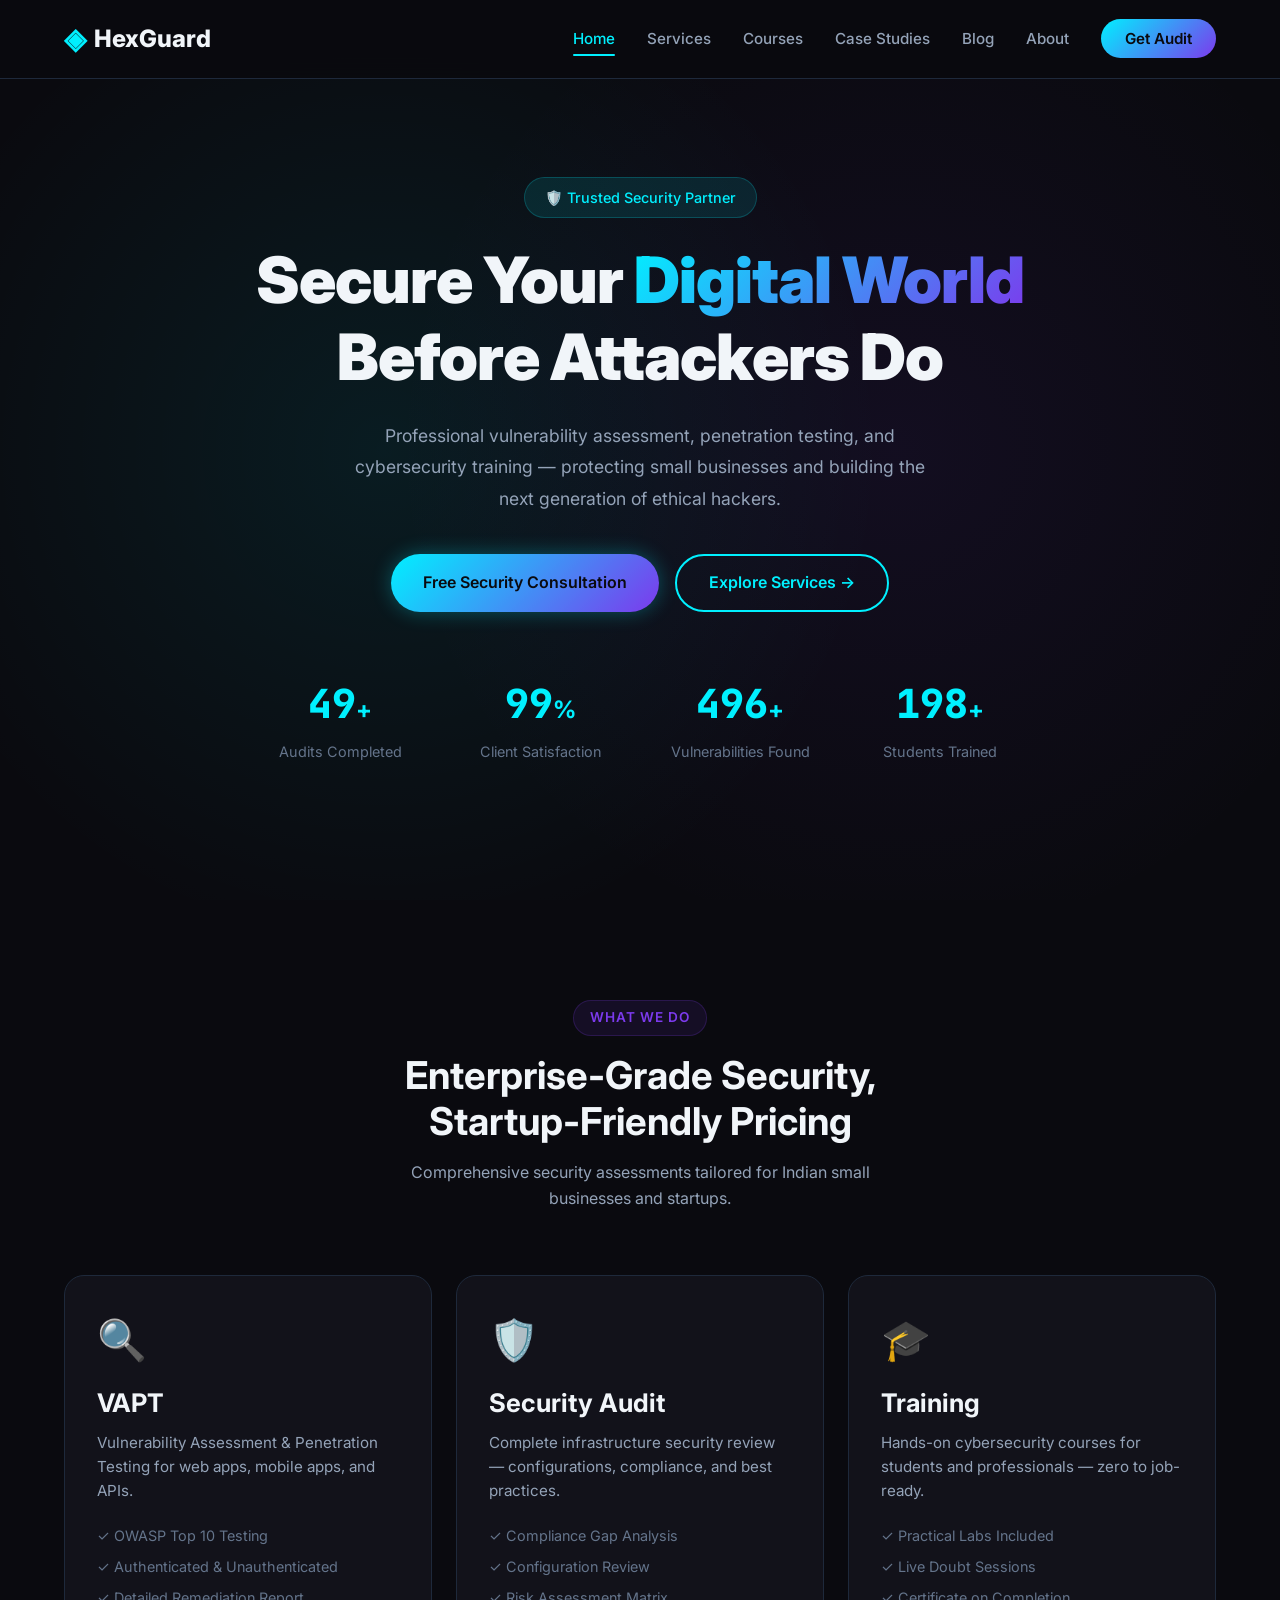
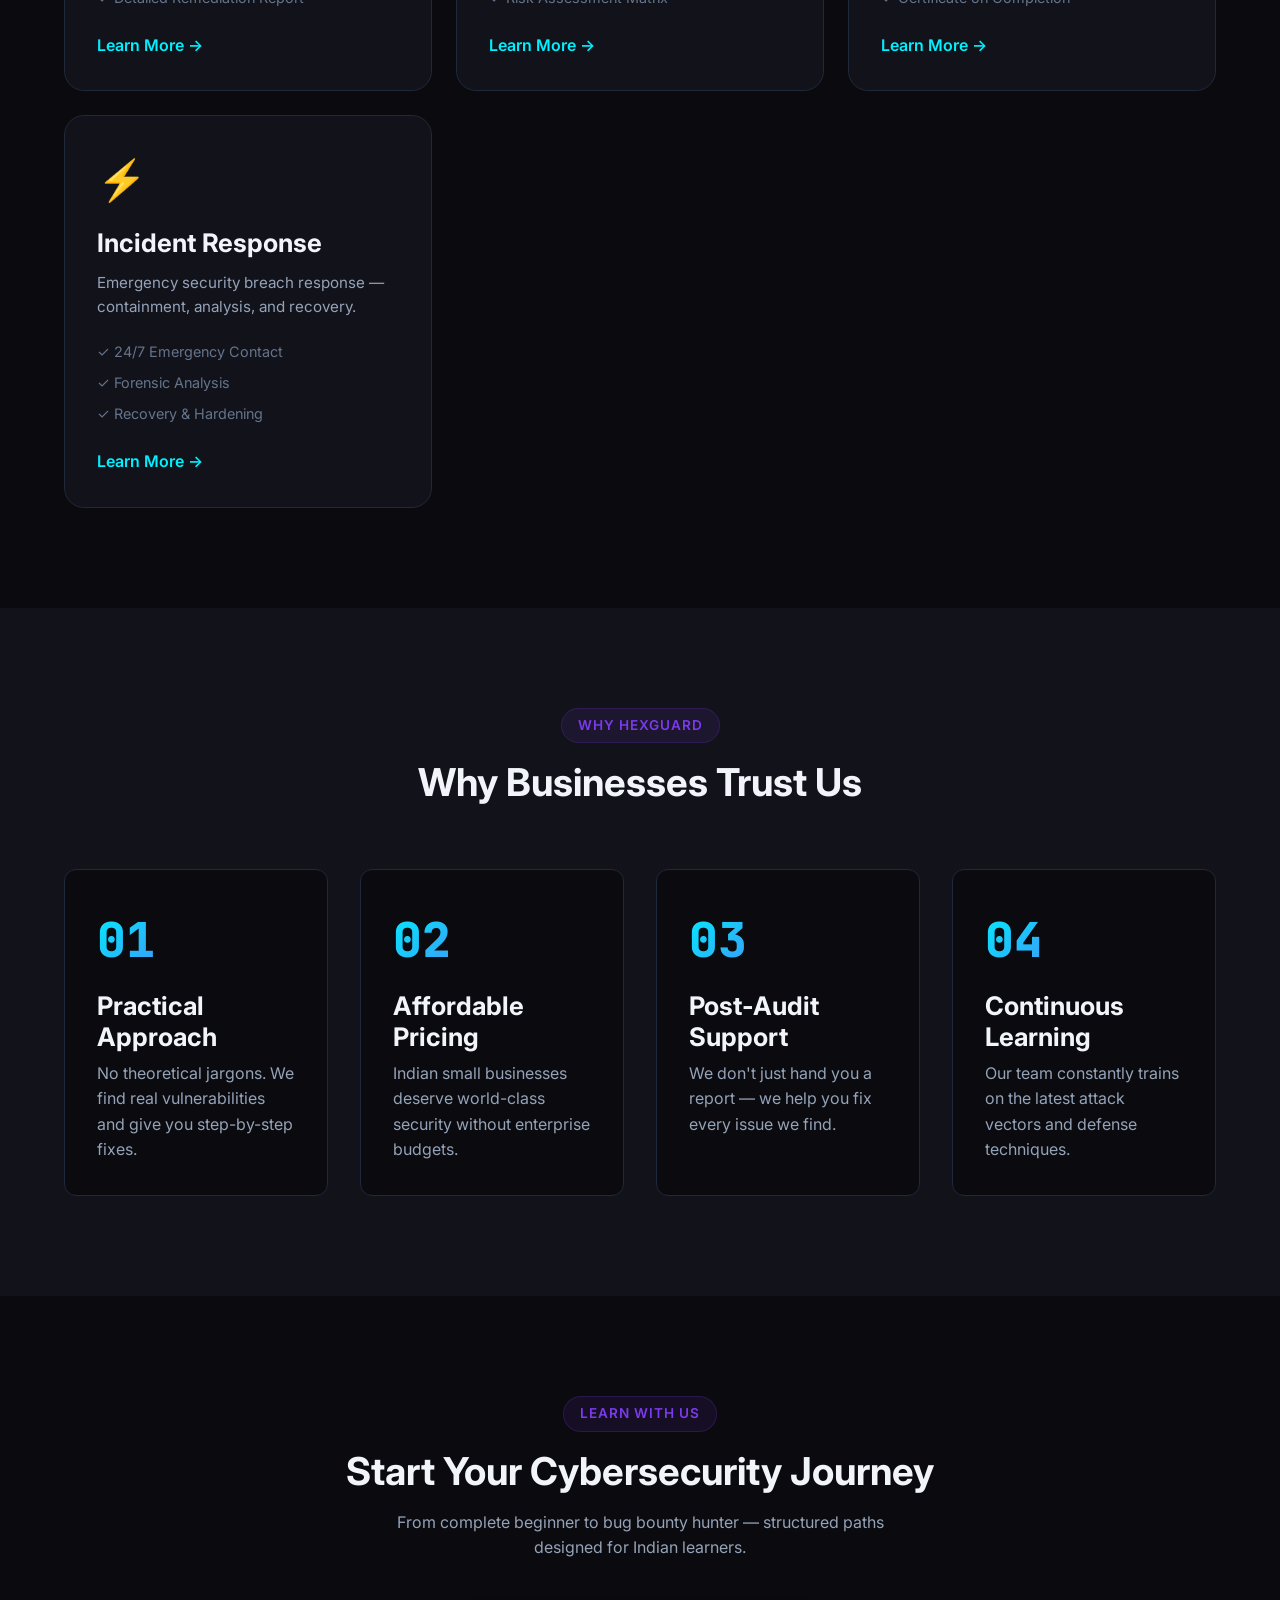
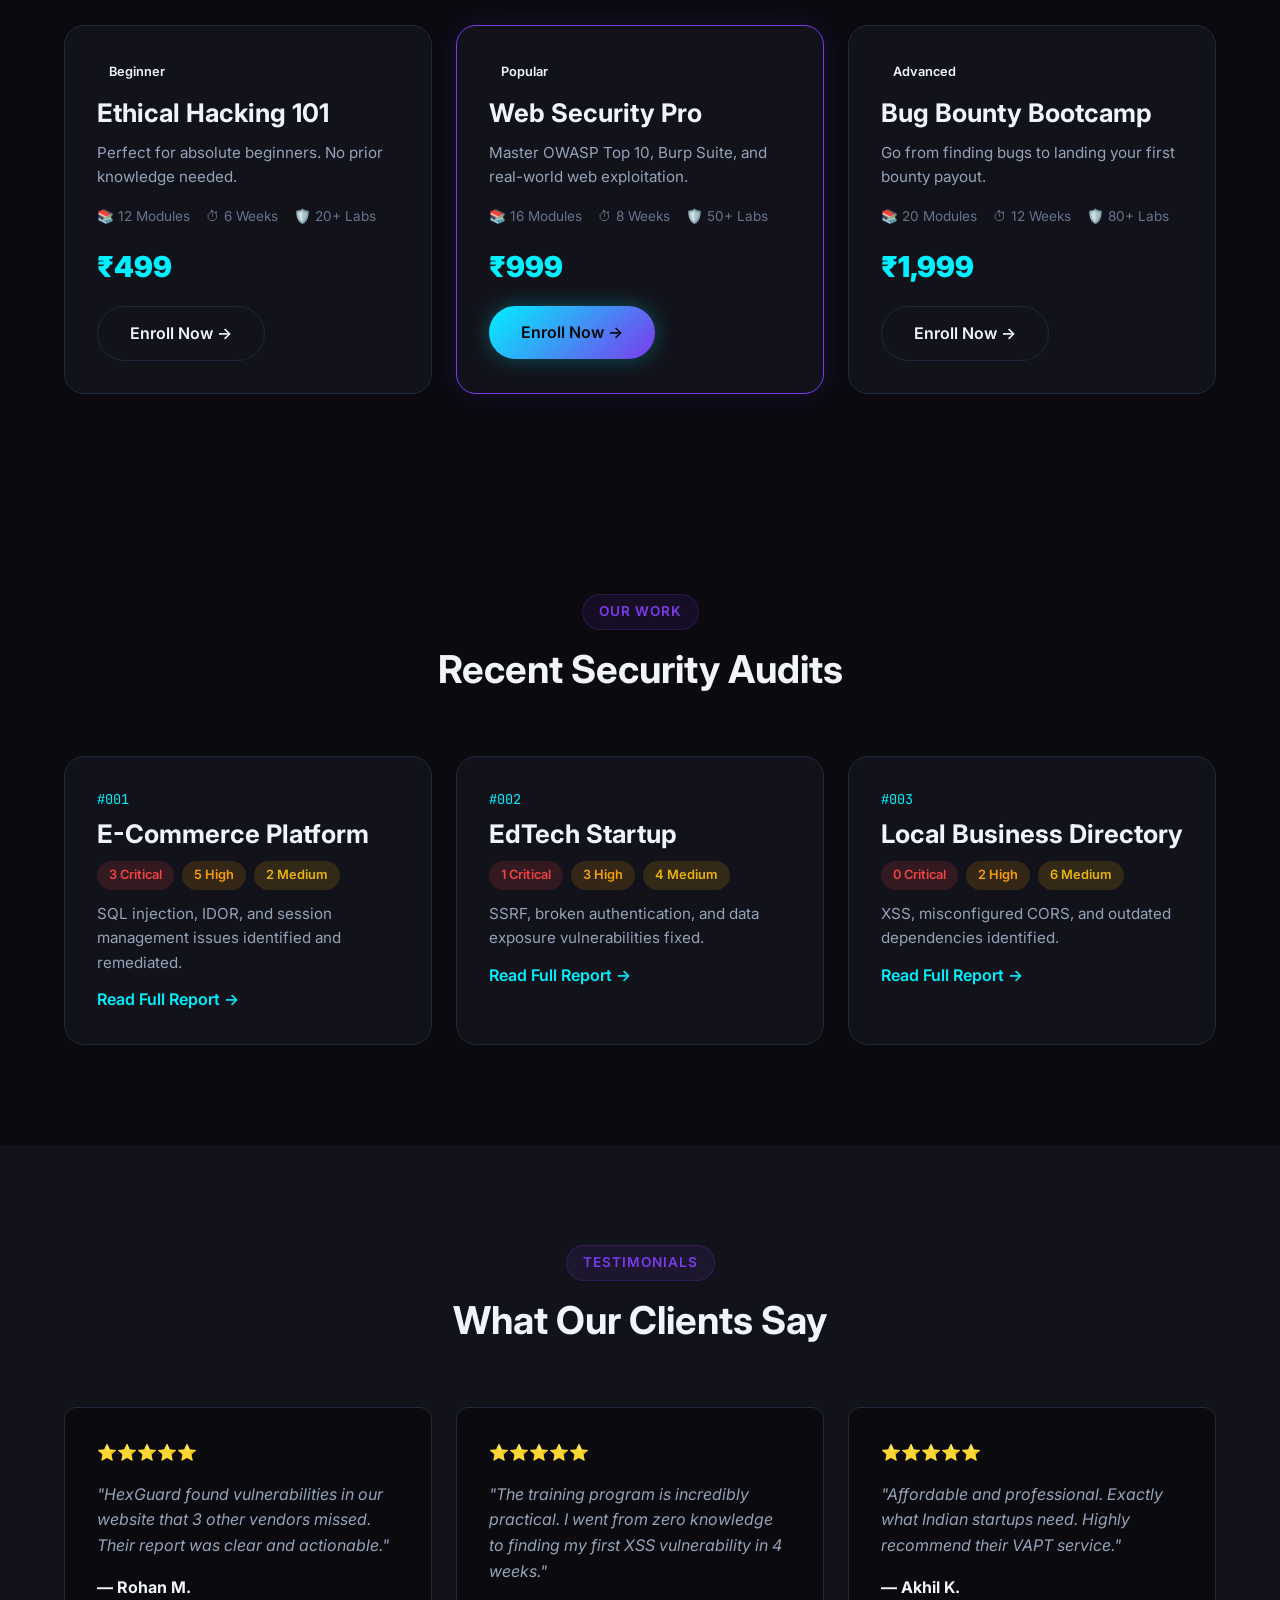
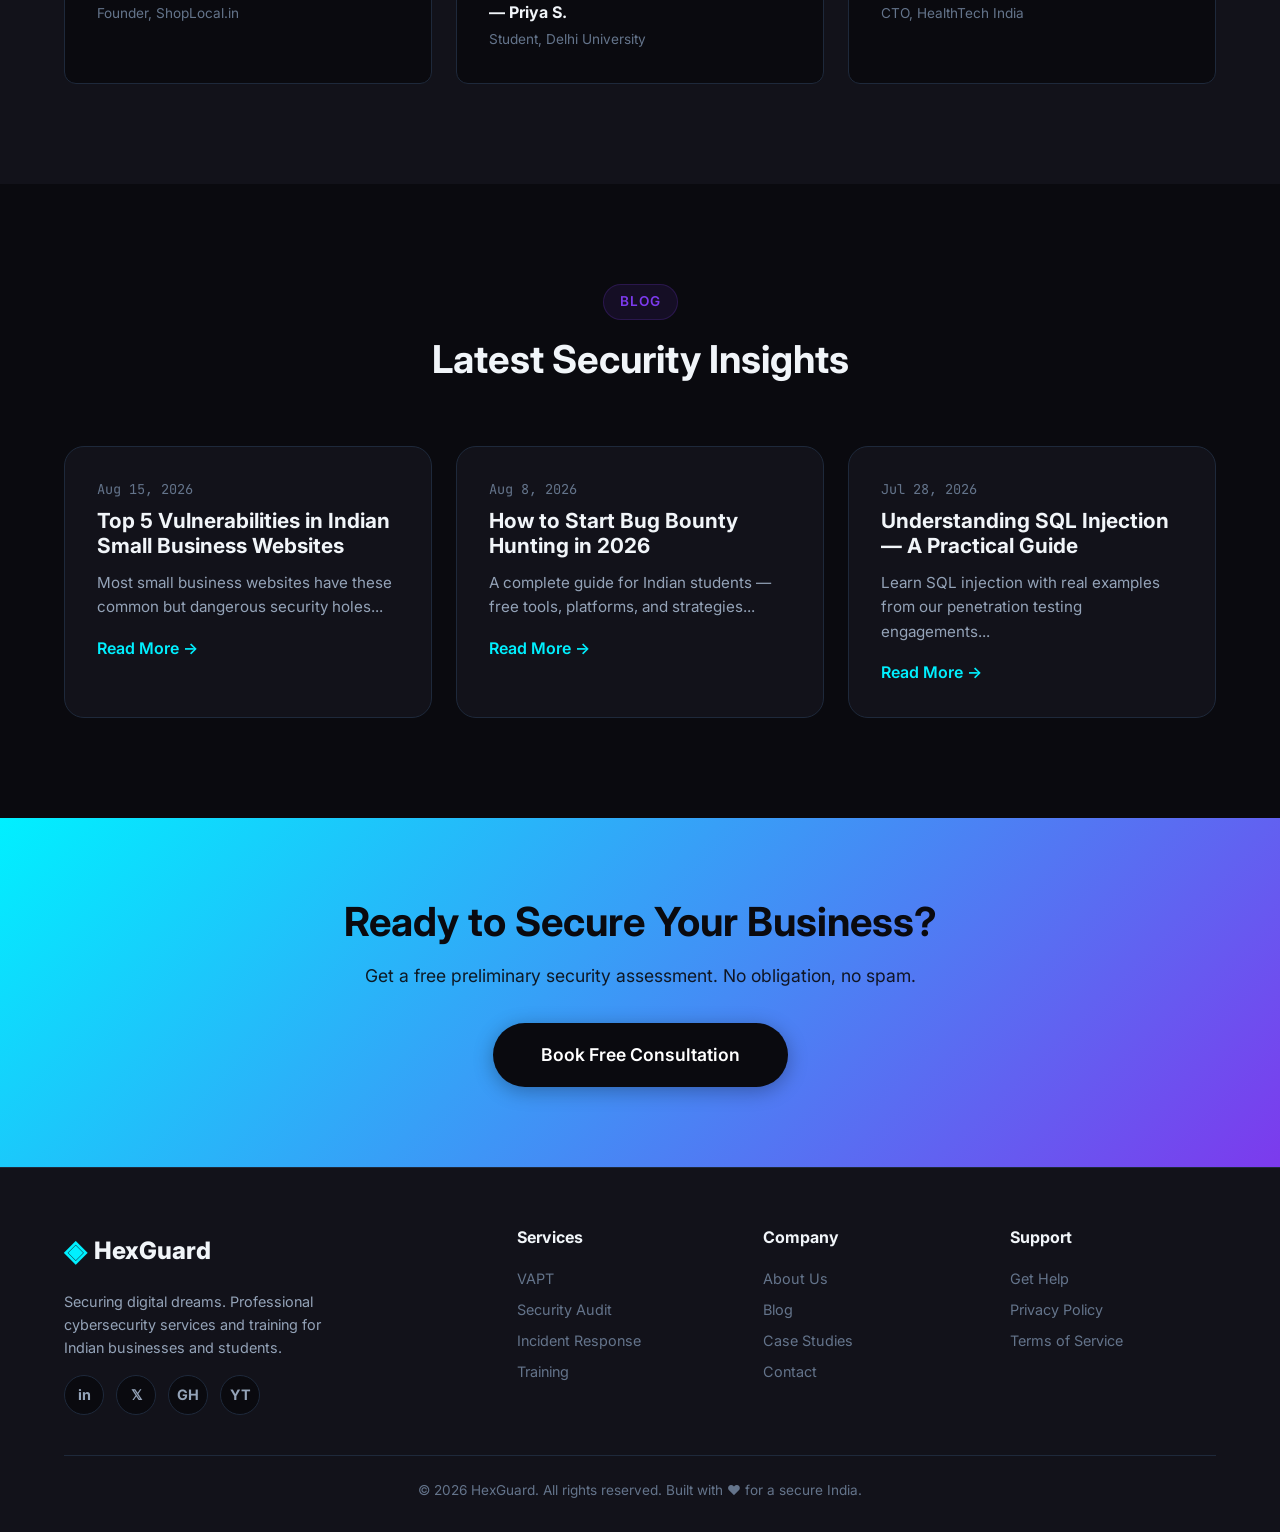
<file: index.html>
<!DOCTYPE html>
<html lang="en">
<head>
    <meta charset="UTF-8">
    <meta name="viewport" content="width=device-width, initial-scale=1.0">
    <meta name="description" content="HexGuard — Professional Cybersecurity Services. Penetration Testing, VAPT, Security Audits, and Training.">
    <title>HexGuard — Securing Your Digital World</title>
    <link rel="icon" type="image/png" href="data:image/svg+xml,<svg xmlns='http://www.w3.org/2000/svg' viewBox='0 0 100 100'><text y='.9em' font-size='90'>🛡️</text></svg>">
    <link rel="stylesheet" href="css/style.css">
    <link href="https://fonts.googleapis.com/css2?family=Inter:wght@400;500;600;700;800;900&family=JetBrains+Mono:wght@400;500;600&display=swap" rel="stylesheet">
</head>
<body>
    <!-- ====== NAVIGATION ====== -->
    <nav class="navbar">
        <div class="container nav-container">
            <a href="index.html" class="logo">
                <span class="logo-hex">◈</span> HexGuard
            </a>
            <div class="nav-toggle" id="navToggle">
                <span></span><span></span><span></span>
            </div>
            <ul class="nav-links" id="navLinks">
                <li><a href="index.html" class="active">Home</a></li>
                <li><a href="services.html">Services</a></li>
                <li><a href="courses.html">Courses</a></li>
                <li><a href="case-studies.html">Case Studies</a></li>
                <li><a href="blog.html">Blog</a></li>
                <li><a href="about.html">About</a></li>
                <li><a href="contact.html" class="nav-cta">Get Audit</a></li>
            </ul>
        </div>
    </nav>

    <!-- ====== HERO SECTION ====== -->
    <section class="hero">
        <div class="hero-bg"></div>
        <div class="container hero-content">
            <div class="hero-badge">🛡️ Trusted Security Partner</div>
            <h1 class="hero-title">
                Secure Your <span class="gradient-text">Digital World</span><br>
                Before Attackers Do
            </h1>
            <p class="hero-subtitle">
                Professional vulnerability assessment, penetration testing, and cybersecurity training — 
                protecting small businesses and building the next generation of ethical hackers.
            </p>
            <div class="hero-actions">
                <a href="contact.html" class="btn btn-primary">Free Security Consultation</a>
                <a href="services.html" class="btn btn-outline">Explore Services →</a>
            </div>
            <div class="hero-stats">
                <div class="stat-item">
                    <span class="stat-number" data-target="50">0</span><span class="stat-plus">+</span>
                    <p>Audits Completed</p>
                </div>
                <div class="stat-item">
                    <span class="stat-number" data-target="100">0</span><span class="stat-percent">%</span>
                    <p>Client Satisfaction</p>
                </div>
                <div class="stat-item">
                    <span class="stat-number" data-target="500">0</span><span class="stat-plus">+</span>
                    <p>Vulnerabilities Found</p>
                </div>
                <div class="stat-item">
                    <span class="stat-number" data-target="200">0</span><span class="stat-plus">+</span>
                    <p>Students Trained</p>
                </div>
            </div>
        </div>
    </section>

    <!-- ====== SERVICES OVERVIEW ====== -->
    <section class="section" id="services">
        <div class="container">
            <div class="section-header">
                <span class="section-tag">What We Do</span>
                <h2>Enterprise-Grade Security,<br>Startup-Friendly Pricing</h2>
                <p>Comprehensive security assessments tailored for Indian small businesses and startups.</p>
            </div>
            <div class="services-grid">
                <div class="service-card" data-aos="fade-up">
                    <div class="service-icon">🔍</div>
                    <h3>VAPT</h3>
                    <p>Vulnerability Assessment & Penetration Testing for web apps, mobile apps, and APIs.</p>
                    <ul class="service-features">
                        <li>✓ OWASP Top 10 Testing</li>
                        <li>✓ Authenticated & Unauthenticated</li>
                        <li>✓ Detailed Remediation Report</li>
                    </ul>
                    <a href="services.html" class="service-link">Learn More →</a>
                </div>
                <div class="service-card" data-aos="fade-up" data-aos-delay="100">
                    <div class="service-icon">🛡️</div>
                    <h3>Security Audit</h3>
                    <p>Complete infrastructure security review — configurations, compliance, and best practices.</p>
                    <ul class="service-features">
                        <li>✓ Compliance Gap Analysis</li>
                        <li>✓ Configuration Review</li>
                        <li>✓ Risk Assessment Matrix</li>
                    </ul>
                    <a href="services.html" class="service-link">Learn More →</a>
                </div>
                <div class="service-card" data-aos="fade-up" data-aos-delay="200">
                    <div class="service-icon">🎓</div>
                    <h3>Training</h3>
                    <p>Hands-on cybersecurity courses for students and professionals — zero to job-ready.</p>
                    <ul class="service-features">
                        <li>✓ Practical Labs Included</li>
                        <li>✓ Live Doubt Sessions</li>
                        <li>✓ Certificate on Completion</li>
                    </ul>
                    <a href="courses.html" class="service-link">Learn More →</a>
                </div>
                <div class="service-card" data-aos="fade-up" data-aos-delay="300">
                    <div class="service-icon">⚡</div>
                    <h3>Incident Response</h3>
                    <p>Emergency security breach response — containment, analysis, and recovery.</p>
                    <ul class="service-features">
                        <li>✓ 24/7 Emergency Contact</li>
                        <li>✓ Forensic Analysis</li>
                        <li>✓ Recovery & Hardening</li>
                    </ul>
                    <a href="services.html" class="service-link">Learn More →</a>
                </div>
            </div>
        </div>
    </section>

    <!-- ====== WHY HEXGUARD ====== -->
    <section class="section why-section">
        <div class="container">
            <div class="section-header">
                <span class="section-tag">Why HexGuard</span>
                <h2>Why Businesses Trust Us</h2>
            </div>
            <div class="why-grid">
                <div class="why-item">
                    <span class="why-number">01</span>
                    <h3>Practical Approach</h3>
                    <p>No theoretical jargons. We find real vulnerabilities and give you step-by-step fixes.</p>
                </div>
                <div class="why-item">
                    <span class="why-number">02</span>
                    <h3>Affordable Pricing</h3>
                    <p>Indian small businesses deserve world-class security without enterprise budgets.</p>
                </div>
                <div class="why-item">
                    <span class="why-number">03</span>
                    <h3>Post-Audit Support</h3>
                    <p>We don't just hand you a report — we help you fix every issue we find.</p>
                </div>
                <div class="why-item">
                    <span class="why-number">04</span>
                    <h3>Continuous Learning</h3>
                    <p>Our team constantly trains on the latest attack vectors and defense techniques.</p>
                </div>
            </div>
        </div>
    </section>

    <!-- ====== COURSES PREVIEW ====== -->
    <section class="section courses-preview">
        <div class="container">
            <div class="section-header">
                <span class="section-tag">Learn With Us</span>
                <h2>Start Your Cybersecurity Journey</h2>
                <p>From complete beginner to bug bounty hunter — structured paths designed for Indian learners.</p>
            </div>
            <div class="courses-grid">
                <div class="course-card">
                    <div class="course-badge">Beginner</div>
                    <h3>Ethical Hacking 101</h3>
                    <p>Perfect for absolute beginners. No prior knowledge needed.</p>
                    <div class="course-meta">
                        <span>📚 12 Modules</span>
                        <span>⏱ 6 Weeks</span>
                        <span>🛡️ 20+ Labs</span>
                    </div>
                    <div class="course-price">₹499</div>
                    <a href="courses.html" class="btn btn-secondary">Enroll Now →</a>
                </div>
                <div class="course-card featured">
                    <div class="course-badge">Popular</div>
                    <h3>Web Security Pro</h3>
                    <p>Master OWASP Top 10, Burp Suite, and real-world web exploitation.</p>
                    <div class="course-meta">
                        <span>📚 16 Modules</span>
                        <span>⏱ 8 Weeks</span>
                        <span>🛡️ 50+ Labs</span>
                    </div>
                    <div class="course-price">₹999</div>
                    <a href="courses.html" class="btn btn-primary">Enroll Now →</a>
                </div>
                <div class="course-card">
                    <div class="course-badge">Advanced</div>
                    <h3>Bug Bounty Bootcamp</h3>
                    <p>Go from finding bugs to landing your first bounty payout.</p>
                    <div class="course-meta">
                        <span>📚 20 Modules</span>
                        <span>⏱ 12 Weeks</span>
                        <span>🛡️ 80+ Labs</span>
                    </div>
                    <div class="course-price">₹1,999</div>
                    <a href="courses.html" class="btn btn-secondary">Enroll Now →</a>
                </div>
            </div>
        </div>
    </section>

    <!-- ====== CASE STUDIES ====== -->
    <section class="section case-preview">
        <div class="container">
            <div class="section-header">
                <span class="section-tag">Our Work</span>
                <h2>Recent Security Audits</h2>
            </div>
            <div class="case-grid">
                <div class="case-card">
                    <div class="case-number">#001</div>
                    <h3>E-Commerce Platform</h3>
                    <div class="case-findings">
                        <span class="finding critical">3 Critical</span>
                        <span class="finding high">5 High</span>
                        <span class="finding medium">2 Medium</span>
                    </div>
                    <p>SQL injection, IDOR, and session management issues identified and remediated.</p>
                    <a href="case-studies.html" class="case-link">Read Full Report →</a>
                </div>
                <div class="case-card">
                    <div class="case-number">#002</div>
                    <h3>EdTech Startup</h3>
                    <div class="case-findings">
                        <span class="finding critical">1 Critical</span>
                        <span class="finding high">3 High</span>
                        <span class="finding medium">4 Medium</span>
                    </div>
                    <p>SSRF, broken authentication, and data exposure vulnerabilities fixed.</p>
                    <a href="case-studies.html" class="case-link">Read Full Report →</a>
                </div>
                <div class="case-card">
                    <div class="case-number">#003</div>
                    <h3>Local Business Directory</h3>
                    <div class="case-findings">
                        <span class="finding critical">0 Critical</span>
                        <span class="finding high">2 High</span>
                        <span class="finding medium">6 Medium</span>
                    </div>
                    <p>XSS, misconfigured CORS, and outdated dependencies identified.</p>
                    <a href="case-studies.html" class="case-link">Read Full Report →</a>
                </div>
            </div>
        </div>
    </section>

    <!-- ====== TESTIMONIALS ====== -->
    <section class="section testimonials">
        <div class="container">
            <div class="section-header">
                <span class="section-tag">Testimonials</span>
                <h2>What Our Clients Say</h2>
            </div>
            <div class="testimonial-slider">
                <div class="testimonial-card">
                    <div class="testimonial-stars">⭐⭐⭐⭐⭐</div>
                    <p>"HexGuard found vulnerabilities in our website that 3 other vendors missed. Their report was clear and actionable."</p>
                    <div class="testimonial-author">
                        <strong>— Rohan M.</strong>
                        <span>Founder, ShopLocal.in</span>
                    </div>
                </div>
                <div class="testimonial-card">
                    <div class="testimonial-stars">⭐⭐⭐⭐⭐</div>
                    <p>"The training program is incredibly practical. I went from zero knowledge to finding my first XSS vulnerability in 4 weeks."</p>
                    <div class="testimonial-author">
                        <strong>— Priya S.</strong>
                        <span>Student, Delhi University</span>
                    </div>
                </div>
                <div class="testimonial-card">
                    <div class="testimonial-stars">⭐⭐⭐⭐⭐</div>
                    <p>"Affordable and professional. Exactly what Indian startups need. Highly recommend their VAPT service."</p>
                    <div class="testimonial-author">
                        <strong>— Akhil K.</strong>
                        <span>CTO, HealthTech India</span>
                    </div>
                </div>
            </div>
        </div>
    </section>

    <!-- ====== BLOG PREVIEW ====== -->
    <section class="section blog-preview">
        <div class="container">
            <div class="section-header">
                <span class="section-tag">Blog</span>
                <h2>Latest Security Insights</h2>
            </div>
            <div class="blog-grid">
                <article class="blog-card">
                    <div class="blog-date">Aug 15, 2026</div>
                    <h3>Top 5 Vulnerabilities in Indian Small Business Websites</h3>
                    <p>Most small business websites have these common but dangerous security holes...</p>
                    <a href="blog-post.html" class="blog-read">Read More →</a>
                </article>
                <article class="blog-card">
                    <div class="blog-date">Aug 8, 2026</div>
                    <h3>How to Start Bug Bounty Hunting in 2026</h3>
                    <p>A complete guide for Indian students — free tools, platforms, and strategies...</p>
                    <a href="blog-post.html" class="blog-read">Read More →</a>
                </article>
                <article class="blog-card">
                    <div class="blog-date">Jul 28, 2026</div>
                    <h3>Understanding SQL Injection — A Practical Guide</h3>
                    <p>Learn SQL injection with real examples from our penetration testing engagements...</p>
                    <a href="blog-post.html" class="blog-read">Read More →</a>
                </article>
            </div>
        </div>
    </section>

    <!-- ====== CTA SECTION ====== -->
    <section class="section cta-section">
        <div class="container">
            <div class="cta-content">
                <h2>Ready to Secure Your Business?</h2>
                <p>Get a free preliminary security assessment. No obligation, no spam.</p>
                <a href="contact.html" class="btn btn-primary btn-large">Book Free Consultation</a>
            </div>
        </div>
    </section>

    <!-- ====== FOOTER ====== -->
    <footer class="footer">
        <div class="container">
            <div class="footer-grid">
                <div class="footer-about">
                    <div class="logo">
                        <span class="logo-hex">◈</span> HexGuard
                    </div>
                    <p>Securing digital dreams. Professional cybersecurity services and training for Indian businesses and students.</p>
                    <div class="footer-social">
                        <a href="#" aria-label="LinkedIn">in</a>
                        <a href="#" aria-label="Twitter">𝕏</a>
                        <a href="#" aria-label="GitHub">GH</a>
                        <a href="#" aria-label="YouTube">YT</a>
                    </div>
                </div>
                <div class="footer-links">
                    <h4>Services</h4>
                    <a href="services.html">VAPT</a>
                    <a href="services.html">Security Audit</a>
                    <a href="services.html">Incident Response</a>
                    <a href="courses.html">Training</a>
                </div>
                <div class="footer-links">
                    <h4>Company</h4>
                    <a href="about.html">About Us</a>
                    <a href="blog.html">Blog</a>
                    <a href="case-studies.html">Case Studies</a>
                    <a href="contact.html">Contact</a>
                </div>
                <div class="footer-links">
                    <h4>Support</h4>
                    <a href="contact.html">Get Help</a>
                    <a href="#">Privacy Policy</a>
                    <a href="#">Terms of Service</a>
                </div>
            </div>
            <div class="footer-bottom">
                <p>&copy; 2026 HexGuard. All rights reserved. Built with ❤️ for a secure India.</p>
            </div>
        </div>
    </footer>

    <script src="js/main.js"></script>
</body>
</html>
</file>
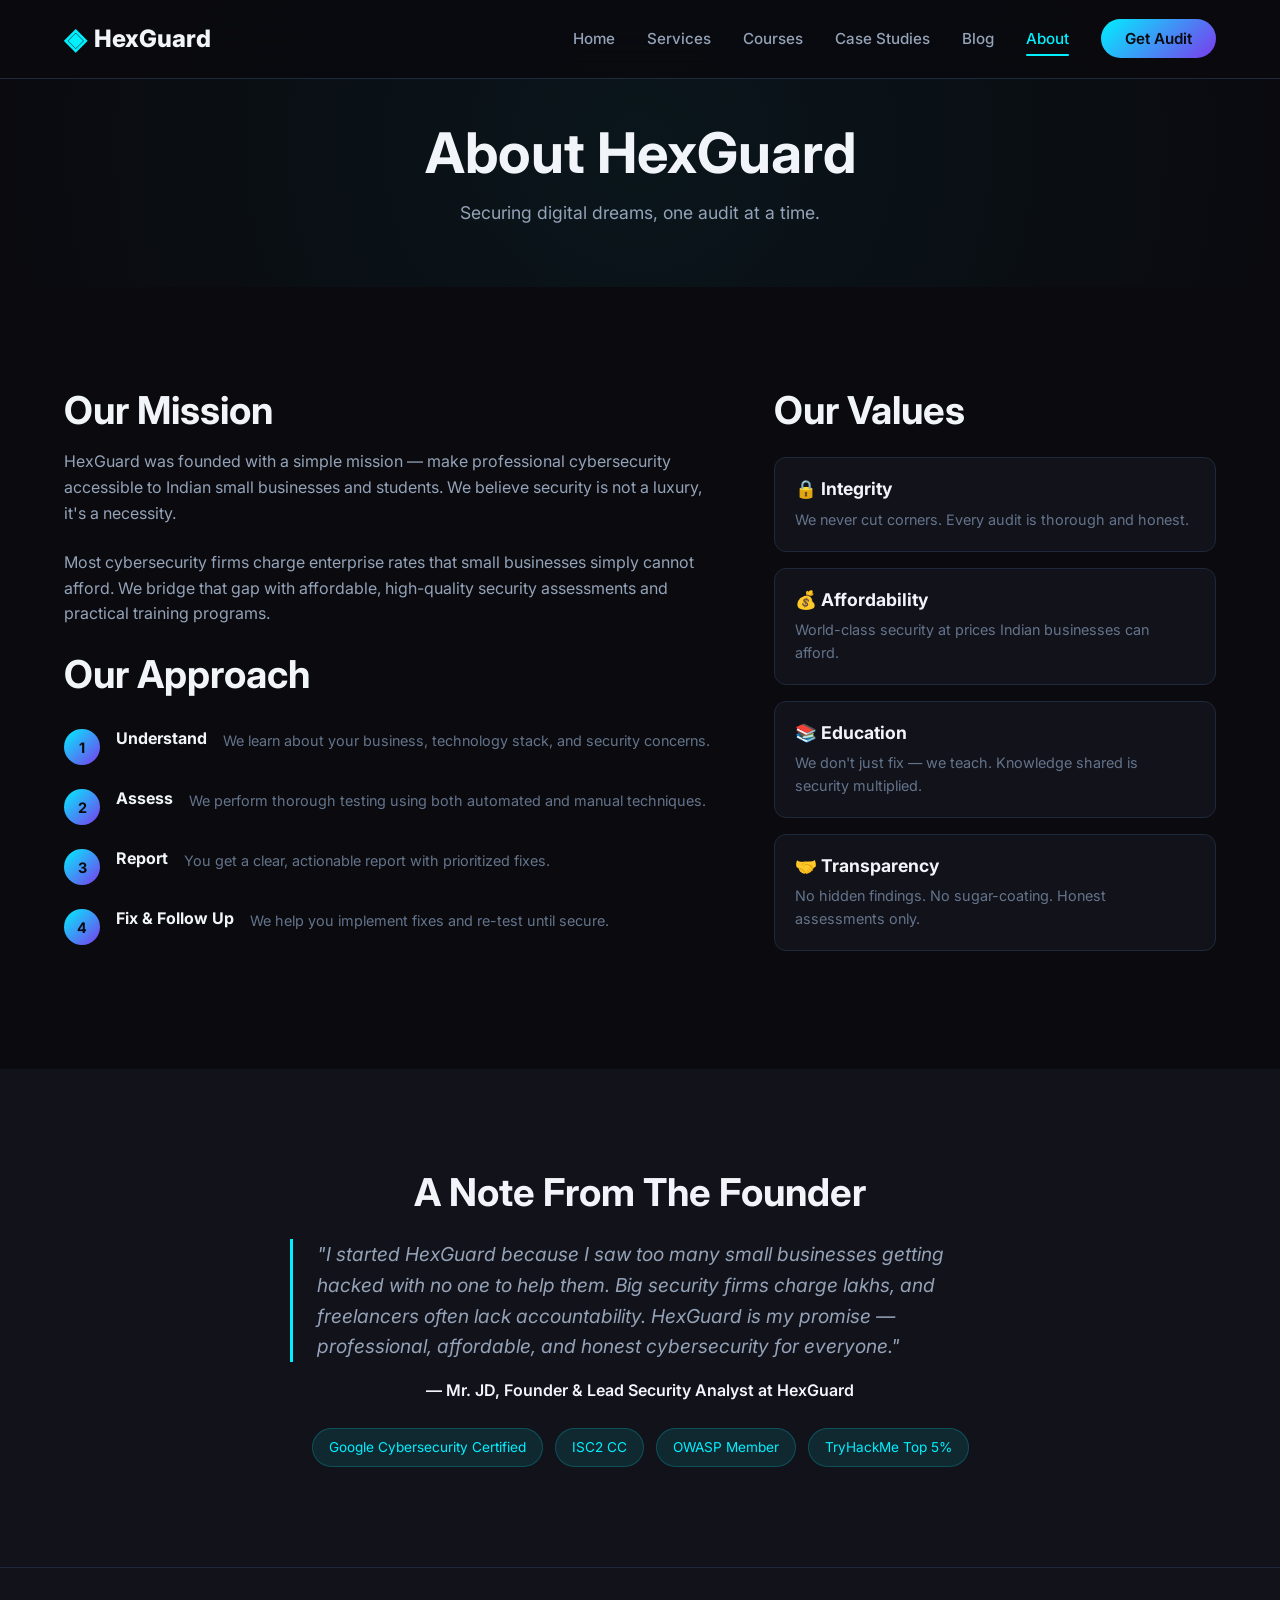
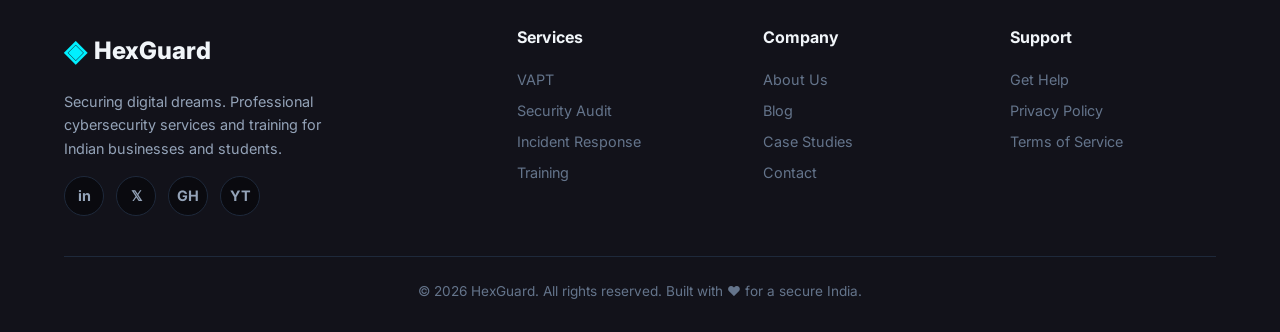
<file: about.html>
<!DOCTYPE html>
<html lang="en">
<head>
    <meta charset="UTF-8">
    <meta name="viewport" content="width=device-width, initial-scale=1.0">
    <meta name="description" content="About HexGuard — Our mission, team, and approach to cybersecurity.">
    <title>About Us — HexGuard</title>
    <link rel="icon" type="image/png" href="data:image/svg+xml,<svg xmlns='http://www.w3.org/2000/svg' viewBox='0 0 100 100'><text y='.9em' font-size='90'>🛡️</text></svg>">
    <link rel="stylesheet" href="css/style.css">
    <link href="https://fonts.googleapis.com/css2?family=Inter:wght@400;500;600;700;800;900&family=JetBrains+Mono:wght@400;500;600&display=swap" rel="stylesheet">
</head>
<body>
    <!-- Navigation (copy from index.html) -->
    <nav class="navbar">
        <div class="container nav-container">
            <a href="index.html" class="logo">
                <span class="logo-hex">◈</span> HexGuard
            </a>
            <div class="nav-toggle" id="navToggle">
                <span></span><span></span><span></span>
            </div>
            <ul class="nav-links" id="navLinks">
                <li><a href="index.html">Home</a></li>
                <li><a href="services.html">Services</a></li>
                <li><a href="courses.html">Courses</a></li>
                <li><a href="case-studies.html">Case Studies</a></li>
                <li><a href="blog.html">Blog</a></li>
                <li><a href="about.html" class="active">About</a></li>
                <li><a href="contact.html" class="nav-cta">Get Audit</a></li>
            </ul>
        </div>
    </nav>

    <!-- Page Header -->
    <section class="page-header">
        <div class="container">
            <h1>About HexGuard</h1>
            <p>Securing digital dreams, one audit at a time.</p>
        </div>
    </section>

    <!-- Mission -->
    <section class="section">
        <div class="container">
            <div class="about-grid">
                <div class="about-text">
                    <h2>Our Mission</h2>
                    <p>HexGuard was founded with a simple mission — make professional cybersecurity accessible to Indian small businesses and students. We believe security is not a luxury, it's a necessity.</p>
                    <p>Most cybersecurity firms charge enterprise rates that small businesses simply cannot afford. We bridge that gap with affordable, high-quality security assessments and practical training programs.</p>
                    
                    <h2>Our Approach</h2>
                    <div class="approach-steps">
                        <div class="approach-step">
                            <span class="step-num">1</span>
                            <h4>Understand</h4>
                            <p>We learn about your business, technology stack, and security concerns.</p>
                        </div>
                        <div class="approach-step">
                            <span class="step-num">2</span>
                            <h4>Assess</h4>
                            <p>We perform thorough testing using both automated and manual techniques.</p>
                        </div>
                        <div class="approach-step">
                            <span class="step-num">3</span>
                            <h4>Report</h4>
                            <p>You get a clear, actionable report with prioritized fixes.</p>
                        </div>
                        <div class="approach-step">
                            <span class="step-num">4</span>
                            <h4>Fix & Follow Up</h4>
                            <p>We help you implement fixes and re-test until secure.</p>
                        </div>
                    </div>
                </div>
                <div class="about-values">
                    <h2>Our Values</h2>
                    <div class="value-card">
                        <h3>🔒 Integrity</h3>
                        <p>We never cut corners. Every audit is thorough and honest.</p>
                    </div>
                    <div class="value-card">
                        <h3>💰 Affordability</h3>
                        <p>World-class security at prices Indian businesses can afford.</p>
                    </div>
                    <div class="value-card">
                        <h3>📚 Education</h3>
                        <p>We don't just fix — we teach. Knowledge shared is security multiplied.</p>
                    </div>
                    <div class="value-card">
                        <h3>🤝 Transparency</h3>
                        <p>No hidden findings. No sugar-coating. Honest assessments only.</p>
                    </div>
                </div>
            </div>
        </div>
    </section>

    <!-- Founder Note -->
    <section class="section founder-note">
        <div class="container">
            <div class="founder-content">
                <h2>A Note From The Founder</h2>
                <blockquote>
                    "I started HexGuard because I saw too many small businesses getting hacked with no one to help them. 
                    Big security firms charge lakhs, and freelancers often lack accountability. 
                    HexGuard is my promise — professional, affordable, and honest cybersecurity for everyone."
                </blockquote>
                <p class="founder-name">— Mr. JD, Founder & Lead Security Analyst at HexGuard</p>
                <div class="founder-certs">
                    <span>Google Cybersecurity Certified</span>
                    <span>ISC2 CC</span>
                    <span>OWASP Member</span>
                    <span>TryHackMe Top 5%</span>
                </div>
            </div>
        </div>
    </section>

    <!-- Footer (copy from index.html) -->
    <footer class="footer">
        <div class="container">
            <div class="footer-grid">
                <div class="footer-about">
                    <div class="logo">
                        <span class="logo-hex">◈</span> HexGuard
                    </div>
                    <p>Securing digital dreams. Professional cybersecurity services and training for Indian businesses and students.</p>
                    <div class="footer-social">
                        <a href="#" aria-label="LinkedIn">in</a>
                        <a href="#" aria-label="Twitter">𝕏</a>
                        <a href="#" aria-label="GitHub">GH</a>
                        <a href="#" aria-label="YouTube">YT</a>
                    </div>
                </div>
                <div class="footer-links">
                    <h4>Services</h4>
                    <a href="services.html">VAPT</a>
                    <a href="services.html">Security Audit</a>
                    <a href="services.html">Incident Response</a>
                    <a href="courses.html">Training</a>
                </div>
                <div class="footer-links">
                    <h4>Company</h4>
                    <a href="about.html">About Us</a>
                    <a href="blog.html">Blog</a>
                    <a href="case-studies.html">Case Studies</a>
                    <a href="contact.html">Contact</a>
                </div>
                <div class="footer-links">
                    <h4>Support</h4>
                    <a href="contact.html">Get Help</a>
                    <a href="#">Privacy Policy</a>
                    <a href="#">Terms of Service</a>
                </div>
            </div>
            <div class="footer-bottom">
                <p>&copy; 2026 HexGuard. All rights reserved. Built with ❤️ for a secure India.</p>
            </div>
        </div>
    </footer>

    <script src="js/main.js"></script>
</body>
</html>
</file>
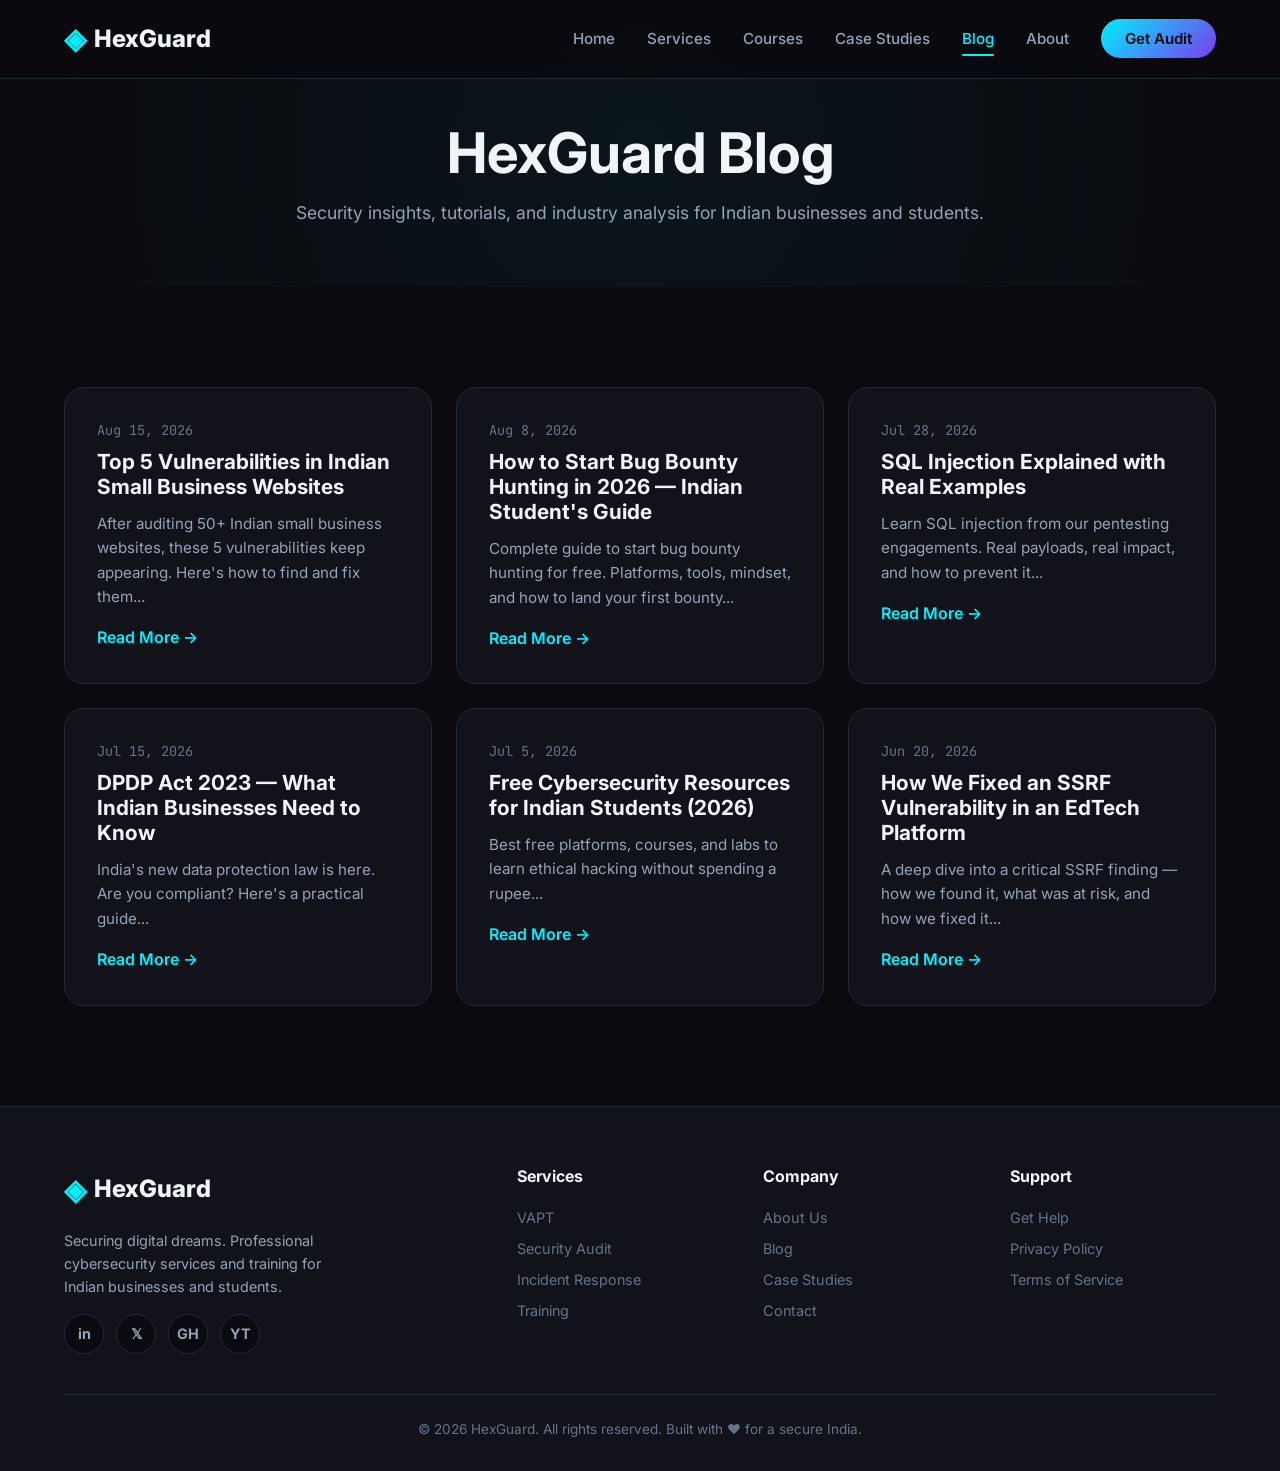
<file: blog.html>
<!DOCTYPE html>
<html lang="en">
<head>
    <meta charset="UTF-8">
    <meta name="viewport" content="width=device-width, initial-scale=1.0">
    <title>Blog — HexGuard</title>
    <link rel="stylesheet" href="css/style.css">
    <link href="https://fonts.googleapis.com/css2?family=Inter:wght@400;500;600;700;800;900&family=JetBrains+Mono:wght@400;500;600&display=swap" rel="stylesheet">
</head>
<body>
    <nav class="navbar">
        <div class="container nav-container">
            <a href="index.html" class="logo"><span class="logo-hex">◈</span> HexGuard</a>
            <div class="nav-toggle" id="navToggle"><span></span><span></span><span></span></div>
            <ul class="nav-links" id="navLinks">
                <li><a href="index.html">Home</a></li>
                <li><a href="services.html">Services</a></li>
                <li><a href="courses.html">Courses</a></li>
                <li><a href="case-studies.html">Case Studies</a></li>
                <li><a href="blog.html" class="active">Blog</a></li>
                <li><a href="about.html">About</a></li>
                <li><a href="contact.html" class="nav-cta">Get Audit</a></li>
            </ul>
        </div>
    </nav>

    <section class="page-header">
        <div class="container">
            <h1>HexGuard Blog</h1>
            <p>Security insights, tutorials, and industry analysis for Indian businesses and students.</p>
        </div>
    </section>

    <section class="section">
        <div class="container">
            <div class="blog-grid">
                <article class="blog-card">
                    <div class="blog-date">Aug 15, 2026</div>
                    <h3>Top 5 Vulnerabilities in Indian Small Business Websites</h3>
                    <p>After auditing 50+ Indian small business websites, these 5 vulnerabilities keep appearing. Here's how to find and fix them...</p>
                    <a href="blog-post.html" class="blog-read">Read More →</a>
                </article>
                <article class="blog-card">
                    <div class="blog-date">Aug 8, 2026</div>
                    <h3>How to Start Bug Bounty Hunting in 2026 — Indian Student's Guide</h3>
                    <p>Complete guide to start bug bounty hunting for free. Platforms, tools, mindset, and how to land your first bounty...</p>
                    <a href="blog-post.html" class="blog-read">Read More →</a>
                </article>
                <article class="blog-card">
                    <div class="blog-date">Jul 28, 2026</div>
                    <h3>SQL Injection Explained with Real Examples</h3>
                    <p>Learn SQL injection from our pentesting engagements. Real payloads, real impact, and how to prevent it...</p>
                    <a href="blog-post.html" class="blog-read">Read More →</a>
                </article>
                <article class="blog-card">
                    <div class="blog-date">Jul 15, 2026</div>
                    <h3>DPDP Act 2023 — What Indian Businesses Need to Know</h3>
                    <p>India's new data protection law is here. Are you compliant? Here's a practical guide...</p>
                    <a href="blog-post.html" class="blog-read">Read More →</a>
                </article>
                <article class="blog-card">
                    <div class="blog-date">Jul 5, 2026</div>
                    <h3>Free Cybersecurity Resources for Indian Students (2026)</h3>
                    <p>Best free platforms, courses, and labs to learn ethical hacking without spending a rupee...</p>
                    <a href="blog-post.html" class="blog-read">Read More →</a>
                </article>
                <article class="blog-card">
                    <div class="blog-date">Jun 20, 2026</div>
                    <h3>How We Fixed an SSRF Vulnerability in an EdTech Platform</h3>
                    <p>A deep dive into a critical SSRF finding — how we found it, what was at risk, and how we fixed it...</p>
                    <a href="blog-post.html" class="blog-read">Read More →</a>
                </article>
            </div>
        </div>
    </section>

    <!-- Footer -->
    <footer class="footer">
        <div class="container">
            <div class="footer-grid">
                <div class="footer-about">
                    <div class="logo"><span class="logo-hex">◈</span> HexGuard</div>
                    <p>Securing digital dreams. Professional cybersecurity services and training for Indian businesses and students.</p>
                    <div class="footer-social">
                        <a href="#" aria-label="LinkedIn">in</a>
                        <a href="#" aria-label="Twitter">𝕏</a>
                        <a href="#" aria-label="GitHub">GH</a>
                        <a href="#" aria-label="YouTube">YT</a>
                    </div>
                </div>
                <div class="footer-links">
                    <h4>Services</h4>
                    <a href="services.html">VAPT</a>
                    <a href="services.html">Security Audit</a>
                    <a href="services.html">Incident Response</a>
                    <a href="courses.html">Training</a>
                </div>
                <div class="footer-links">
                    <h4>Company</h4>
                    <a href="about.html">About Us</a>
                    <a href="blog.html">Blog</a>
                    <a href="case-studies.html">Case Studies</a>
                    <a href="contact.html">Contact</a>
                </div>
                <div class="footer-links">
                    <h4>Support</h4>
                    <a href="contact.html">Get Help</a>
                    <a href="#">Privacy Policy</a>
                    <a href="#">Terms of Service</a>
                </div>
            </div>
            <div class="footer-bottom">
                <p>&copy; 2026 HexGuard. All rights reserved. Built with ❤️ for a secure India.</p>
            </div>
        </div>
    </footer>

    <script src="js/main.js"></script>
</body>
</html>
</file>
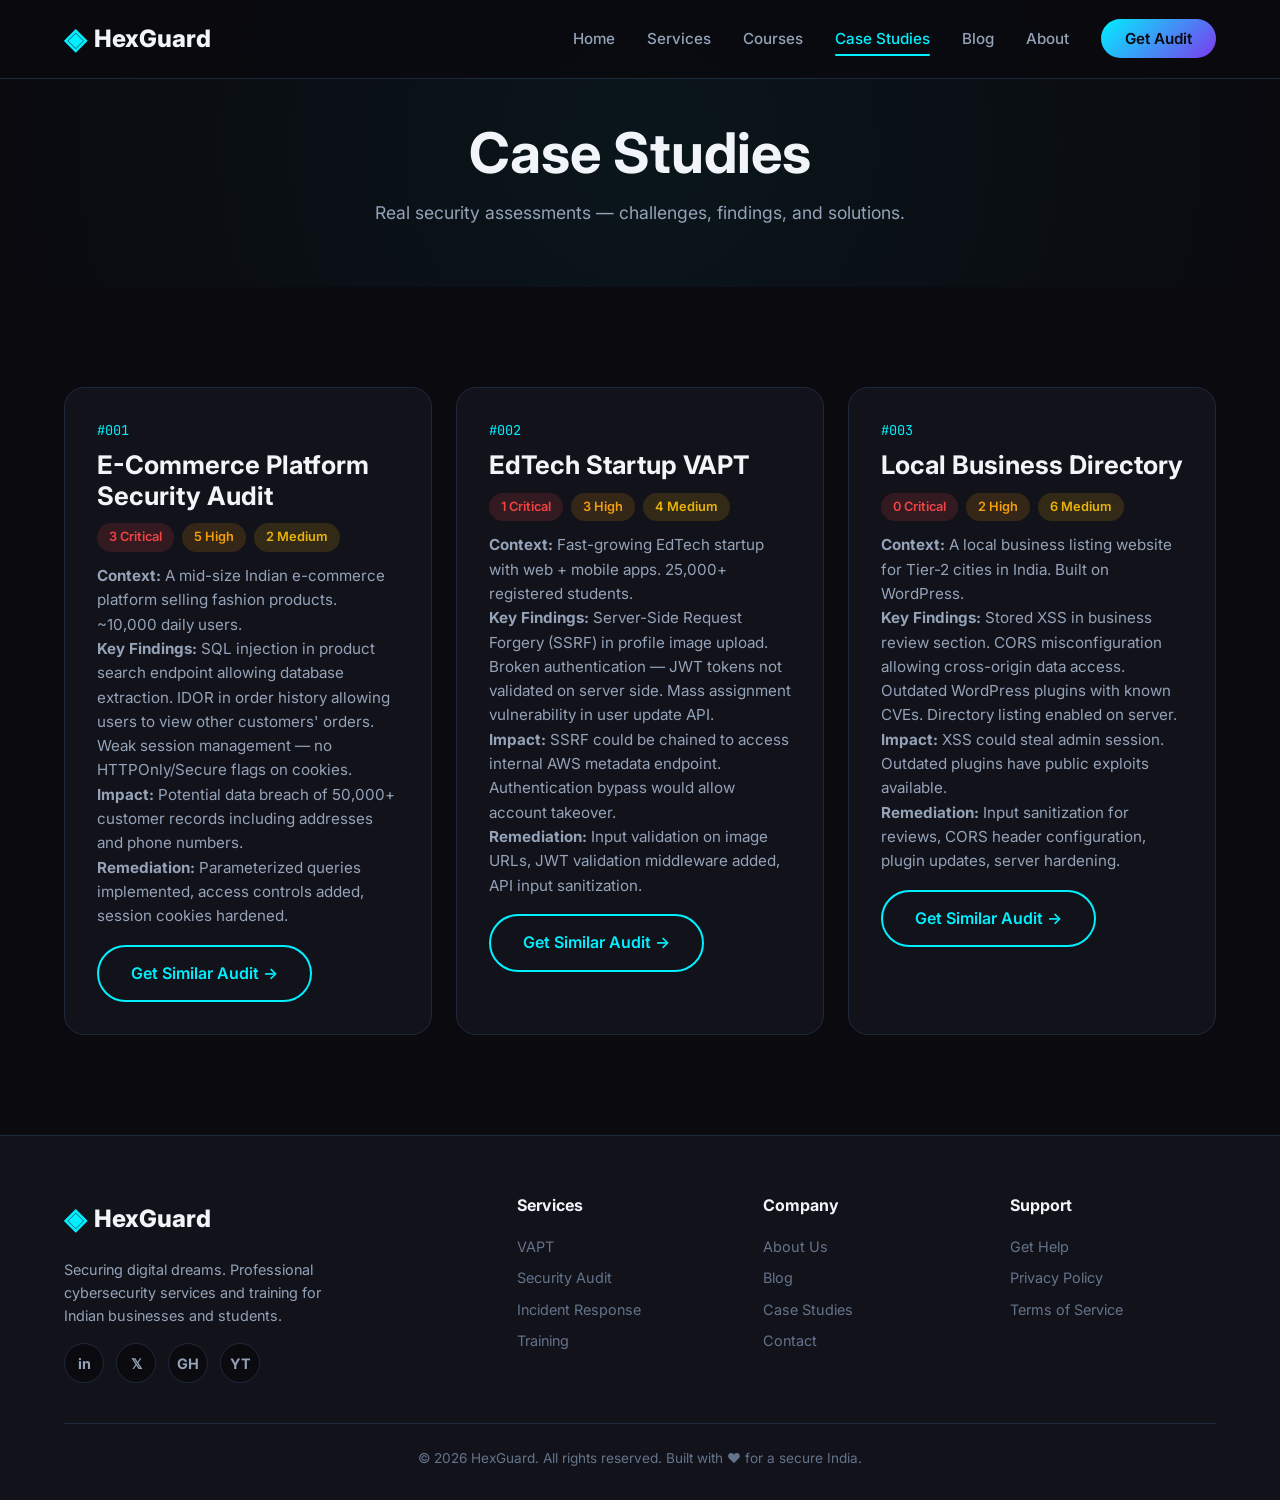
<file: case-studies.html>
<!DOCTYPE html>
<html lang="en">
<head>
    <meta charset="UTF-8">
    <meta name="viewport" content="width=device-width, initial-scale=1.0">
    <title>Case Studies — HexGuard</title>
    <link rel="stylesheet" href="css/style.css">
    <link href="https://fonts.googleapis.com/css2?family=Inter:wght@400;500;600;700;800;900&family=JetBrains+Mono:wght@400;500;600&display=swap" rel="stylesheet">
</head>
<body>
    <nav class="navbar">
        <div class="container nav-container">
            <a href="index.html" class="logo"><span class="logo-hex">◈</span> HexGuard</a>
            <div class="nav-toggle" id="navToggle"><span></span><span></span><span></span></div>
            <ul class="nav-links" id="navLinks">
                <li><a href="index.html">Home</a></li>
                <li><a href="services.html">Services</a></li>
                <li><a href="courses.html">Courses</a></li>
                <li><a href="case-studies.html" class="active">Case Studies</a></li>
                <li><a href="blog.html">Blog</a></li>
                <li><a href="about.html">About</a></li>
                <li><a href="contact.html" class="nav-cta">Get Audit</a></li>
            </ul>
        </div>
    </nav>

    <section class="page-header">
        <div class="container">
            <h1>Case Studies</h1>
            <p>Real security assessments — challenges, findings, and solutions.</p>
        </div>
    </section>

    <section class="section">
        <div class="container">
            <div class="case-grid">
                <article class="case-card">
                    <div class="case-number">#001</div>
                    <h3>E-Commerce Platform Security Audit</h3>
                    <div class="case-findings">
                        <span class="finding critical">3 Critical</span>
                        <span class="finding high">5 High</span>
                        <span class="finding medium">2 Medium</span>
                    </div>
                    <p class="case-context"><strong>Context:</strong> A mid-size Indian e-commerce platform selling fashion products. ~10,000 daily users.</p>
                    <p><strong>Key Findings:</strong> SQL injection in product search endpoint allowing database extraction. IDOR in order history allowing users to view other customers' orders. Weak session management — no HTTPOnly/Secure flags on cookies.</p>
                    <p><strong>Impact:</strong> Potential data breach of 50,000+ customer records including addresses and phone numbers.</p>
                    <p><strong>Remediation:</strong> Parameterized queries implemented, access controls added, session cookies hardened.</p>
                    <a href="contact.html" class="btn btn-outline" style="margin-top:16px;">Get Similar Audit →</a>
                </article>

                <article class="case-card">
                    <div class="case-number">#002</div>
                    <h3>EdTech Startup VAPT</h3>
                    <div class="case-findings">
                        <span class="finding critical">1 Critical</span>
                        <span class="finding high">3 High</span>
                        <span class="finding medium">4 Medium</span>
                    </div>
                    <p class="case-context"><strong>Context:</strong> Fast-growing EdTech startup with web + mobile apps. 25,000+ registered students.</p>
                    <p><strong>Key Findings:</strong> Server-Side Request Forgery (SSRF) in profile image upload. Broken authentication — JWT tokens not validated on server side. Mass assignment vulnerability in user update API.</p>
                    <p><strong>Impact:</strong> SSRF could be chained to access internal AWS metadata endpoint. Authentication bypass would allow account takeover.</p>
                    <p><strong>Remediation:</strong> Input validation on image URLs, JWT validation middleware added, API input sanitization.</p>
                    <a href="contact.html" class="btn btn-outline" style="margin-top:16px;">Get Similar Audit →</a>
                </article>

                <article class="case-card">
                    <div class="case-number">#003</div>
                    <h3>Local Business Directory</h3>
                    <div class="case-findings">
                        <span class="finding critical">0 Critical</span>
                        <span class="finding high">2 High</span>
                        <span class="finding medium">6 Medium</span>
                    </div>
                    <p class="case-context"><strong>Context:</strong> A local business listing website for Tier-2 cities in India. Built on WordPress.</p>
                    <p><strong>Key Findings:</strong> Stored XSS in business review section. CORS misconfiguration allowing cross-origin data access. Outdated WordPress plugins with known CVEs. Directory listing enabled on server.</p>
                    <p><strong>Impact:</strong> XSS could steal admin session. Outdated plugins have public exploits available.</p>
                    <p><strong>Remediation:</strong> Input sanitization for reviews, CORS header configuration, plugin updates, server hardening.</p>
                    <a href="contact.html" class="btn btn-outline" style="margin-top:16px;">Get Similar Audit →</a>
                </article>
            </div>
        </div>
    </section>

    <!-- Footer (copy from index.html) -->
    <footer class="footer">
        <div class="container">
            <div class="footer-grid">
                <div class="footer-about">
                    <div class="logo"><span class="logo-hex">◈</span> HexGuard</div>
                    <p>Securing digital dreams. Professional cybersecurity services and training for Indian businesses and students.</p>
                    <div class="footer-social">
                        <a href="#" aria-label="LinkedIn">in</a>
                        <a href="#" aria-label="Twitter">𝕏</a>
                        <a href="#" aria-label="GitHub">GH</a>
                        <a href="#" aria-label="YouTube">YT</a>
                    </div>
                </div>
                <div class="footer-links">
                    <h4>Services</h4>
                    <a href="services.html">VAPT</a>
                    <a href="services.html">Security Audit</a>
                    <a href="services.html">Incident Response</a>
                    <a href="courses.html">Training</a>
                </div>
                <div class="footer-links">
                    <h4>Company</h4>
                    <a href="about.html">About Us</a>
                    <a href="blog.html">Blog</a>
                    <a href="case-studies.html">Case Studies</a>
                    <a href="contact.html">Contact</a>
                </div>
                <div class="footer-links">
                    <h4>Support</h4>
                    <a href="contact.html">Get Help</a>
                    <a href="#">Privacy Policy</a>
                    <a href="#">Terms of Service</a>
                </div>
            </div>
            <div class="footer-bottom">
                <p>&copy; 2026 HexGuard. All rights reserved. Built with ❤️ for a secure India.</p>
            </div>
        </div>
    </footer>

    <script src="js/main.js"></script>
</body>
</html>
</file>
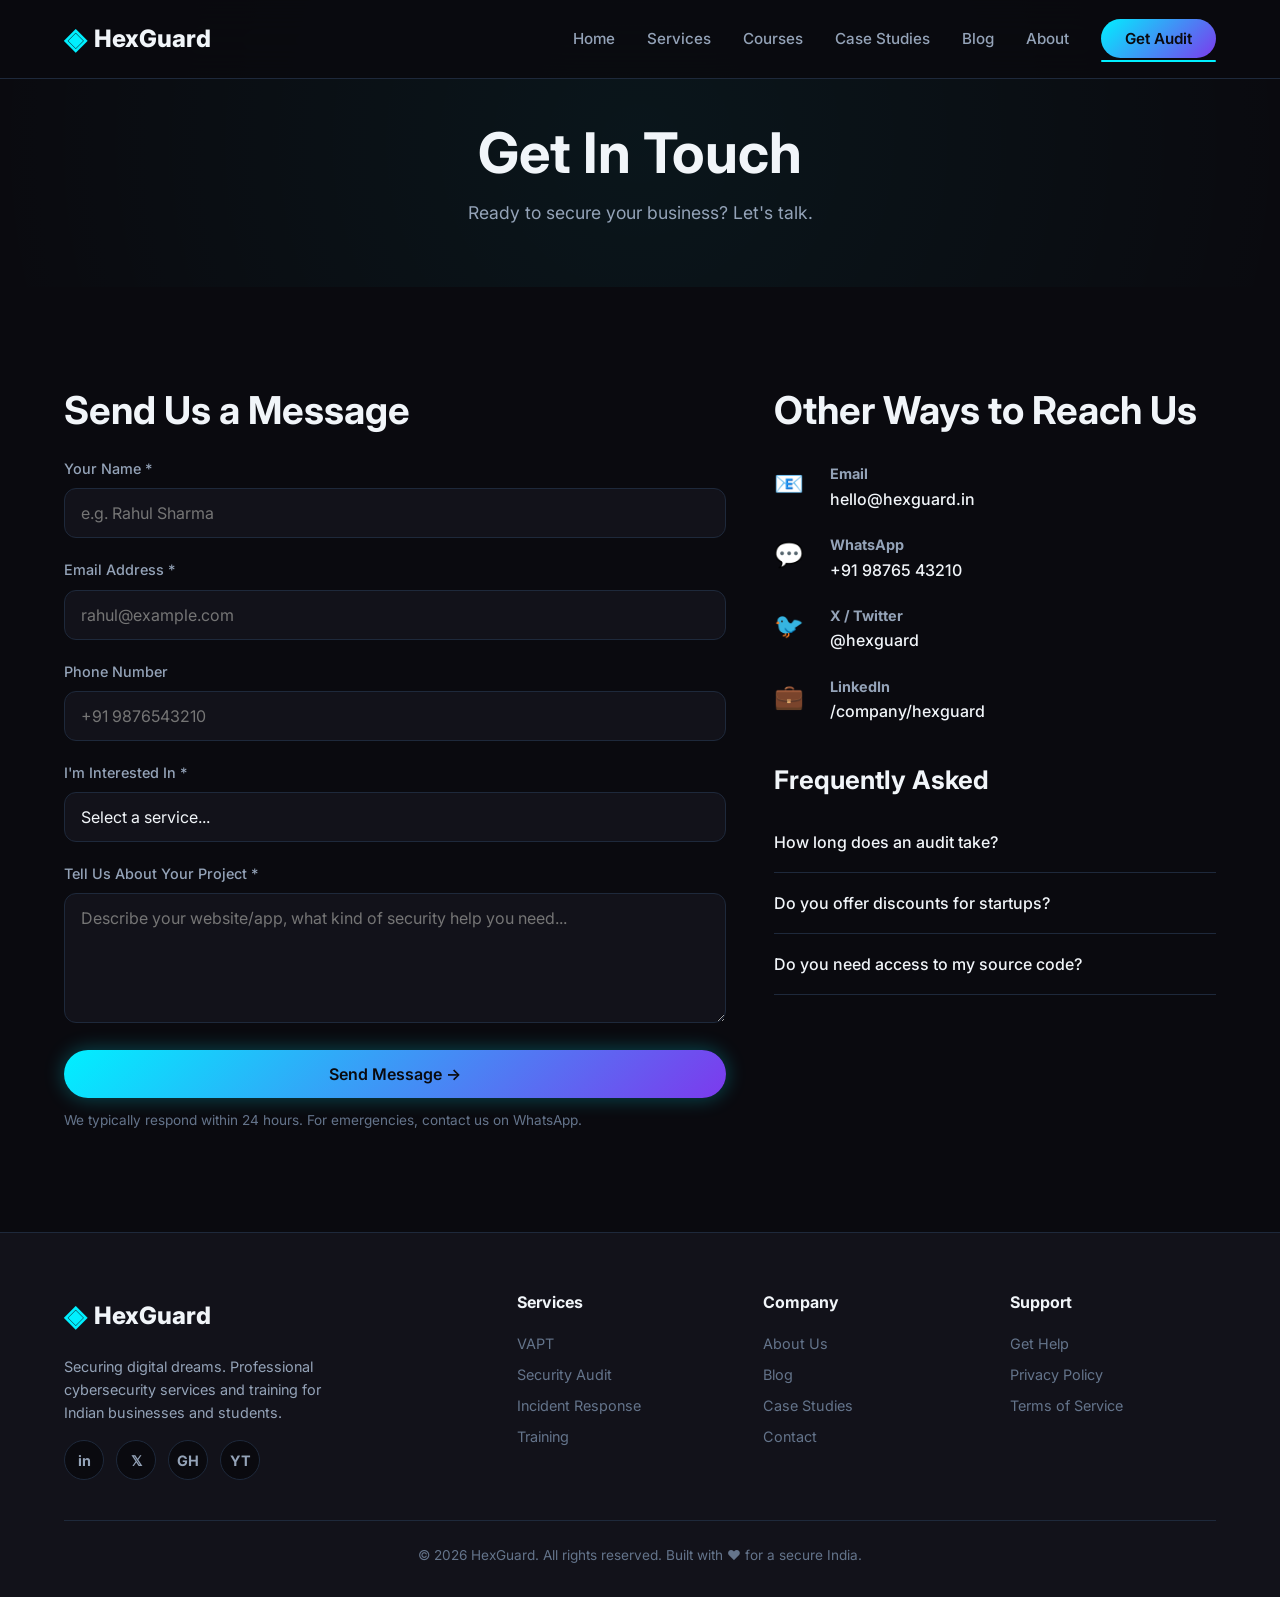
<file: contact.html>
<!DOCTYPE html>
<html lang="en">
<head>
    <meta charset="UTF-8">
    <meta name="viewport" content="width=device-width, initial-scale=1.0">
    <meta name="description" content="Contact HexGuard — Book a free security consultation, get a quote, or enroll in courses.">
    <title>Contact — HexGuard</title>
    <link rel="icon" type="image/png" href="data:image/svg+xml,<svg xmlns='http://www.w3.org/2000/svg' viewBox='0 0 100 100'><text y='.9em' font-size='90'>🛡️</text></svg>">
    <link rel="stylesheet" href="css/style.css">
    <link href="https://fonts.googleapis.com/css2?family=Inter:wght@400;500;600;700;800;900&family=JetBrains+Mono:wght@400;500;600&display=swap" rel="stylesheet">
</head>
<body>
    <nav class="navbar">
        <div class="container nav-container">
            <a href="index.html" class="logo">
                <span class="logo-hex">◈</span> HexGuard
            </a>
            <div class="nav-toggle" id="navToggle">
                <span></span><span></span><span></span>
            </div>
            <ul class="nav-links" id="navLinks">
                <li><a href="index.html">Home</a></li>
                <li><a href="services.html">Services</a></li>
                <li><a href="courses.html">Courses</a></li>
                <li><a href="case-studies.html">Case Studies</a></li>
                <li><a href="blog.html">Blog</a></li>
                <li><a href="about.html">About</a></li>
                <li><a href="contact.html" class="active nav-cta">Get Audit</a></li>
            </ul>
        </div>
    </nav>

    <section class="page-header">
        <div class="container">
            <h1>Get In Touch</h1>
            <p>Ready to secure your business? Let's talk.</p>
        </div>
    </section>

    <section class="section">
        <div class="container">
            <div class="contact-grid">
                <div class="contact-form-wrapper">
                    <h2>Send Us a Message</h2>
                    <form class="contact-form" id="contactForm">
                        <div class="form-group">
                            <label for="name">Your Name *</label>
                            <input type="text" id="name" name="name" required placeholder="e.g. Rahul Sharma">
                        </div>
                        <div class="form-group">
                            <label for="email">Email Address *</label>
                            <input type="email" id="email" name="email" required placeholder="rahul@example.com">
                        </div>
                        <div class="form-group">
                            <label for="phone">Phone Number</label>
                            <input type="tel" id="phone" name="phone" placeholder="+91 9876543210">
                        </div>
                        <div class="form-group">
                            <label for="service">I'm Interested In *</label>
                            <select id="service" name="service" required>
                                <option value="">Select a service...</option>
                                <option value="vapt">Vulnerability Assessment & Pentesting</option>
                                <option value="audit">Security Audit</option>
                                <option value="incident">Incident Response</option>
                                <option value="course">Training / Course Enrollment</option>
                                <option value="other">Other</option>
                            </select>
                        </div>
                        <div class="form-group">
                            <label for="message">Tell Us About Your Project *</label>
                            <textarea id="message" name="message" rows="5" required placeholder="Describe your website/app, what kind of security help you need..."></textarea>
                        </div>
                        <button type="submit" class="btn btn-primary btn-full">Send Message →</button>
                        <p class="form-note">We typically respond within 24 hours. For emergencies, contact us on WhatsApp.</p>
                    </form>
                    <div class="form-success" id="formSuccess" style="display:none;">
                        <div class="success-icon">✅</div>
                        <h3>Message Sent Successfully!</h3>
                        <p>Thank you for reaching out. We'll get back to you within 24 hours.</p>
                    </div>
                </div>
                <div class="contact-info">
                    <h2>Other Ways to Reach Us</h2>
                    
                    <div class="contact-method">
                        <div class="contact-method-icon">📧</div>
                        <div>
                            <h4>Email</h4>
                            <a href="mailto:hello@hexguard.in">hello@hexguard.in</a>
                        </div>
                    </div>
                    
                    <div class="contact-method">
                        <div class="contact-method-icon">💬</div>
                        <div>
                            <h4>WhatsApp</h4>
                            <a href="https://wa.me/919876543210">+91 98765 43210</a>
                        </div>
                    </div>
                    
                    <div class="contact-method">
                        <div class="contact-method-icon">🐦</div>
                        <div>
                            <h4>X / Twitter</h4>
                            <a href="https://twitter.com/hexguard">@hexguard</a>
                        </div>
                    </div>
                    
                    <div class="contact-method">
                        <div class="contact-method-icon">💼</div>
                        <div>
                            <h4>LinkedIn</h4>
                            <a href="https://linkedin.com/company/hexguard">/company/hexguard</a>
                        </div>
                    </div>

                    <div class="contact-faq">
                        <h3>Frequently Asked</h3>
                        <div class="faq-item">
                            <button class="faq-question">How long does an audit take?</button>
                            <div class="faq-answer">
                                <p>Typically 3-7 days depending on scope. A full VAPT can take 1-2 weeks.</p>
                            </div>
                        </div>
                        <div class="faq-item">
                            <button class="faq-question">Do you offer discounts for startups?</button>
                            <div class="faq-answer">
                                <p>Yes! We offer special pricing for early-stage startups and student projects.</p>
                            </div>
                        </div>
                        <div class="faq-item">
                            <button class="faq-question">Do you need access to my source code?</button>
                            <div class="faq-answer">
                                <p>Not necessarily. For black-box testing we only need the URL. For white-box we'd need code access.</p>
                            </div>
                        </div>
                    </div>
                </div>
            </div>
        </div>
    </section>

    <!-- Footer -->
    <footer class="footer">
        <div class="container">
            <div class="footer-grid">
                <div class="footer-about">
                    <div class="logo">
                        <span class="logo-hex">◈</span> HexGuard
                    </div>
                    <p>Securing digital dreams. Professional cybersecurity services and training for Indian businesses and students.</p>
                    <div class="footer-social">
                        <a href="#" aria-label="LinkedIn">in</a>
                        <a href="#" aria-label="Twitter">𝕏</a>
                        <a href="#" aria-label="GitHub">GH</a>
                        <a href="#" aria-label="YouTube">YT</a>
                    </div>
                </div>
                <div class="footer-links">
                    <h4>Services</h4>
                    <a href="services.html">VAPT</a>
                    <a href="services.html">Security Audit</a>
                    <a href="services.html">Incident Response</a>
                    <a href="courses.html">Training</a>
                </div>
                <div class="footer-links">
                    <h4>Company</h4>
                    <a href="about.html">About Us</a>
                    <a href="blog.html">Blog</a>
                    <a href="case-studies.html">Case Studies</a>
                    <a href="contact.html">Contact</a>
                </div>
                <div class="footer-links">
                    <h4>Support</h4>
                    <a href="contact.html">Get Help</a>
                    <a href="#">Privacy Policy</a>
                    <a href="#">Terms of Service</a>
                </div>
            </div>
            <div class="footer-bottom">
                <p>&copy; 2026 HexGuard. All rights reserved. Built with ❤️ for a secure India.</p>
            </div>
        </div>
    </footer>

    <script src="js/main.js"></script>
</body>
</html>
</file>
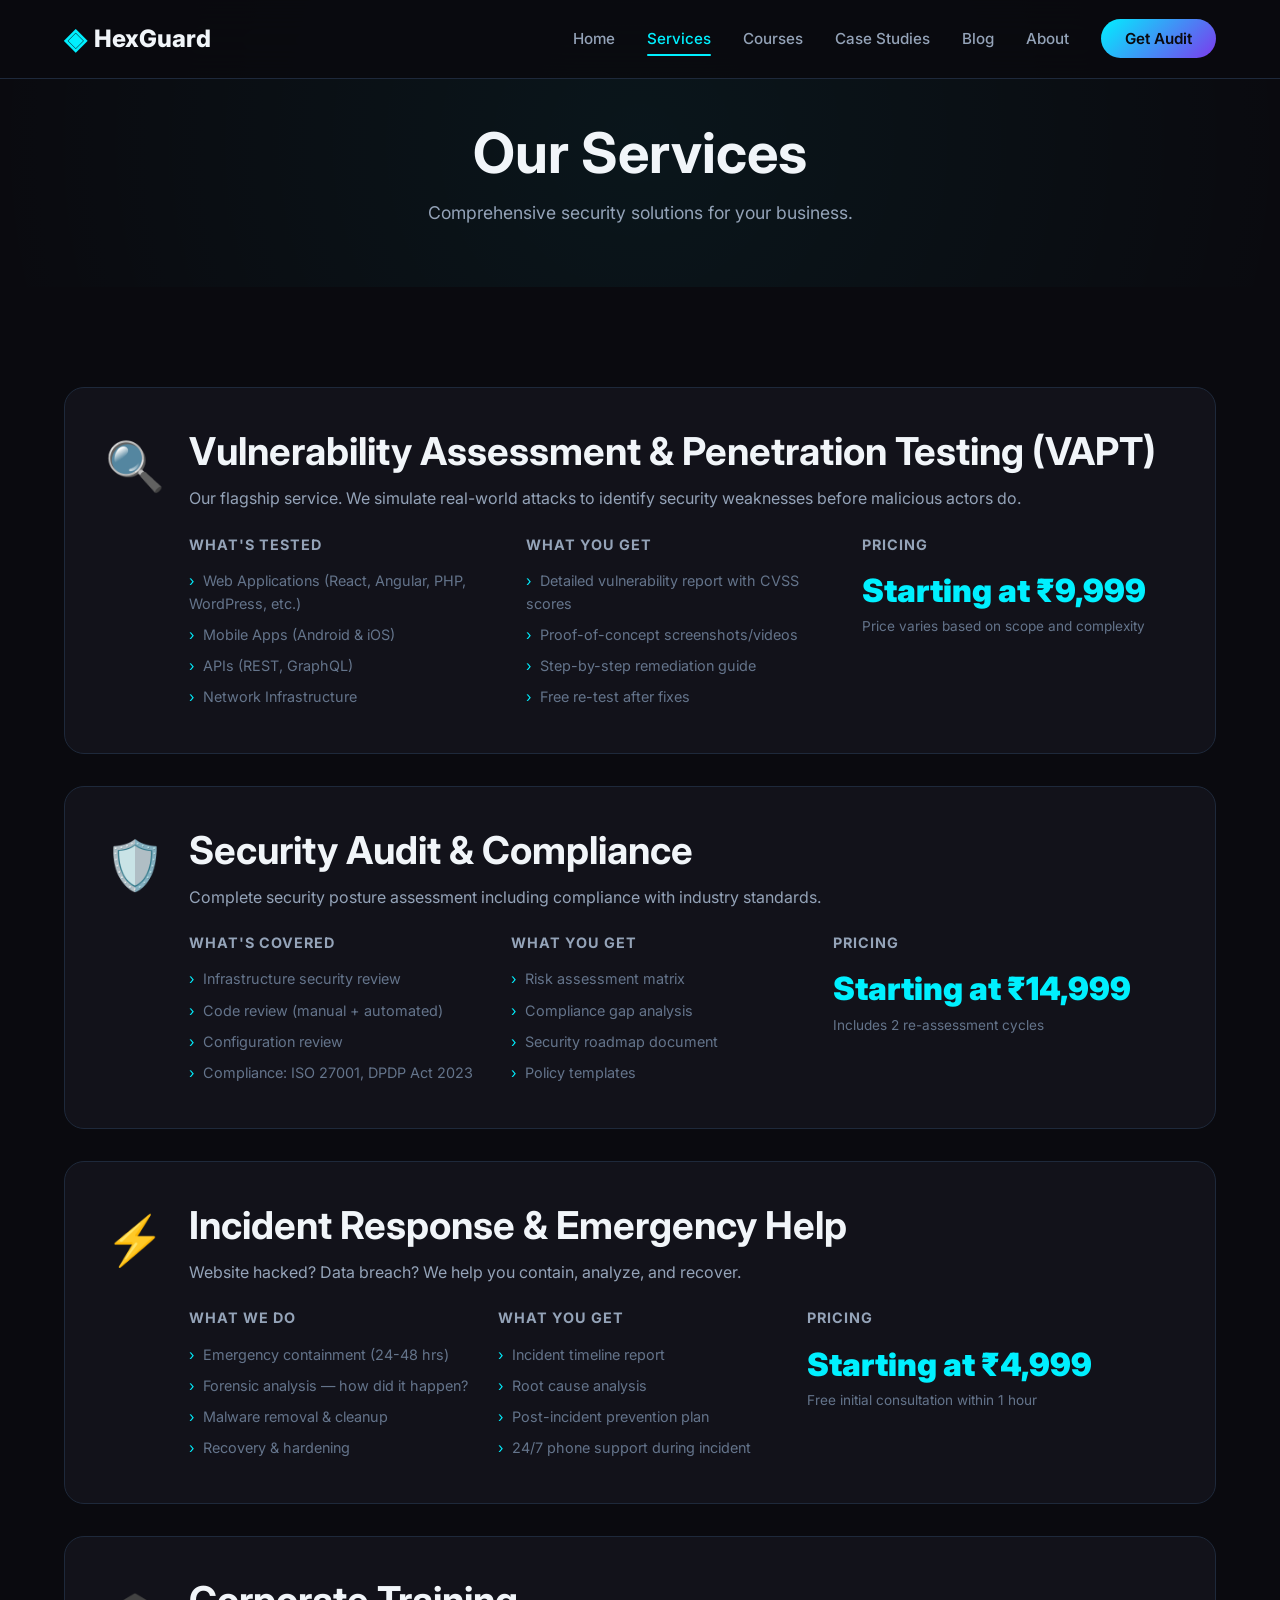
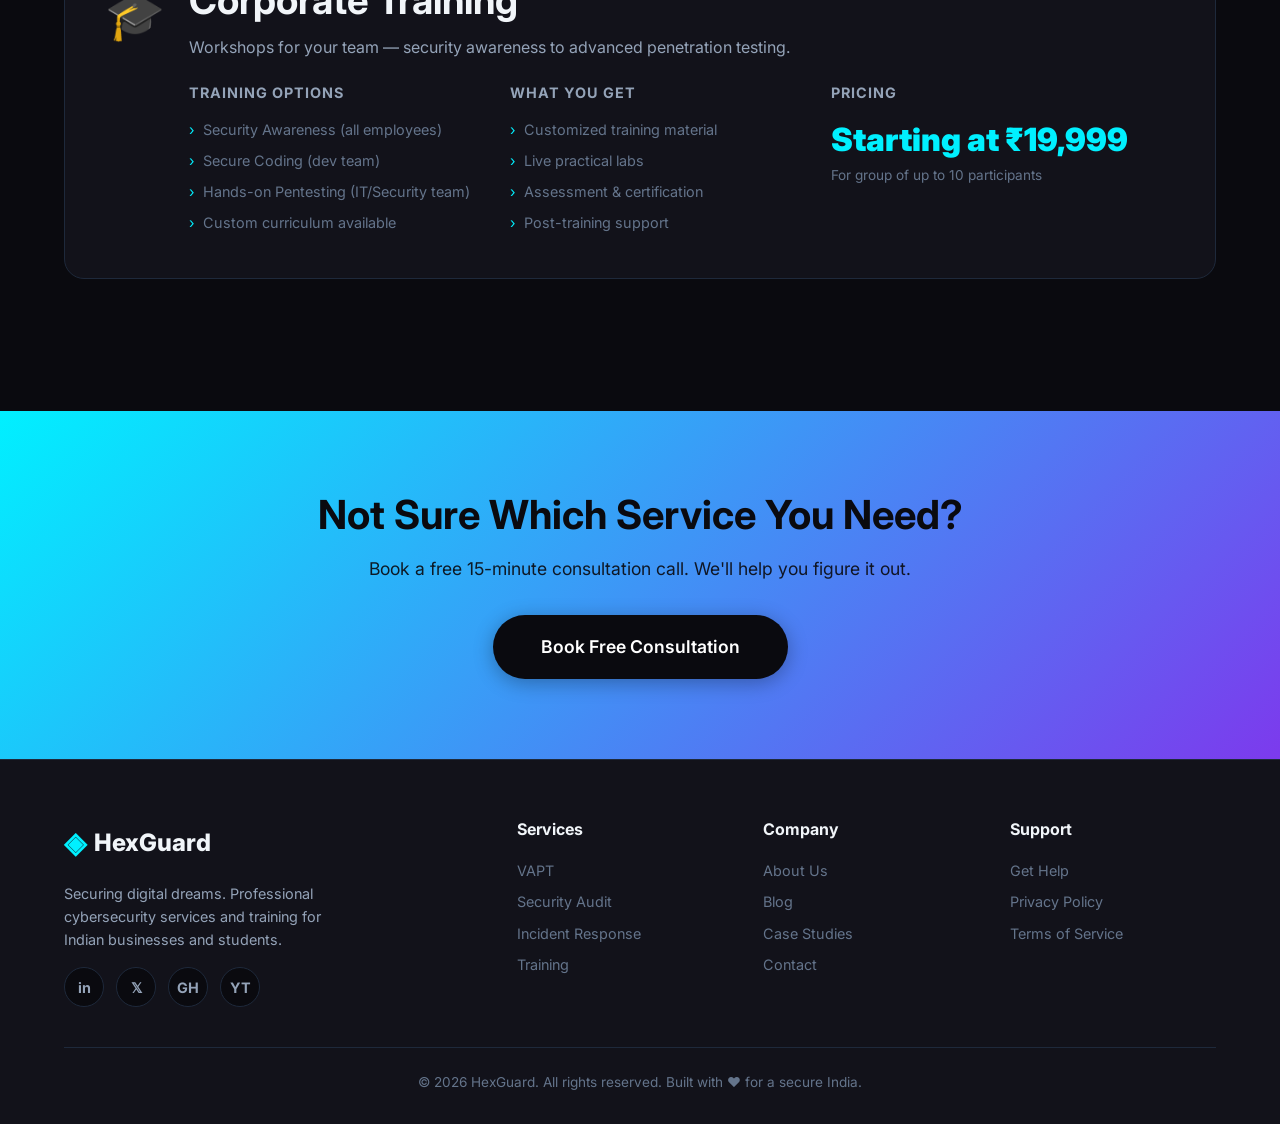
<file: services.html>
<!DOCTYPE html>
<html lang="en">
<head>
    <meta charset="UTF-8">
    <meta name="viewport" content="width=device-width, initial-scale=1.0">
    <meta name="description" content="HexGuard Cybersecurity Services — VAPT, Security Audit, Incident Response, and Training.">
    <title>Services — HexGuard</title>
    <link rel="icon" type="image/png" href="data:image/svg+xml,<svg xmlns='http://www.w3.org/2000/svg' viewBox='0 0 100 100'><text y='.9em' font-size='90'>🛡️</text></svg>">
    <link rel="stylesheet" href="css/style.css">
    <link href="https://fonts.googleapis.com/css2?family=Inter:wght@400;500;600;700;800;900&family=JetBrains+Mono:wght@400;500;600&display=swap" rel="stylesheet">
</head>
<body>
    <nav class="navbar">
        <div class="container nav-container">
            <a href="index.html" class="logo">
                <span class="logo-hex">◈</span> HexGuard
            </a>
            <div class="nav-toggle" id="navToggle">
                <span></span><span></span><span></span>
            </div>
            <ul class="nav-links" id="navLinks">
                <li><a href="index.html">Home</a></li>
                <li><a href="services.html" class="active">Services</a></li>
                <li><a href="courses.html">Courses</a></li>
                <li><a href="case-studies.html">Case Studies</a></li>
                <li><a href="blog.html">Blog</a></li>
                <li><a href="about.html">About</a></li>
                <li><a href="contact.html" class="nav-cta">Get Audit</a></li>
            </ul>
        </div>
    </nav>

    <section class="page-header">
        <div class="container">
            <h1>Our Services</h1>
            <p>Comprehensive security solutions for your business.</p>
        </div>
    </section>

    <!-- Detailed Services -->
    <section class="section">
        <div class="container">
            <!-- Service 1 -->
            <div class="service-detail">
                <div class="service-detail-icon">🔍</div>
                <div class="service-detail-content">
                    <h2>Vulnerability Assessment & Penetration Testing (VAPT)</h2>
                    <p>Our flagship service. We simulate real-world attacks to identify security weaknesses before malicious actors do.</p>
                    <div class="service-detail-grid">
                        <div class="detail-item">
                            <h4>What's Tested</h4>
                            <ul>
                                <li>Web Applications (React, Angular, PHP, WordPress, etc.)</li>
                                <li>Mobile Apps (Android & iOS)</li>
                                <li>APIs (REST, GraphQL)</li>
                                <li>Network Infrastructure</li>
                            </ul>
                        </div>
                        <div class="detail-item">
                            <h4>What You Get</h4>
                            <ul>
                                <li>Detailed vulnerability report with CVSS scores</li>
                                <li>Proof-of-concept screenshots/videos</li>
                                <li>Step-by-step remediation guide</li>
                                <li>Free re-test after fixes</li>
                            </ul>
                        </div>
                        <div class="detail-item">
                            <h4>Pricing</h4>
                            <p class="price-tag">Starting at ₹9,999</p>
                            <p class="price-note">Price varies based on scope and complexity</p>
                        </div>
                    </div>
                </div>
            </div>

            <!-- Service 2 -->
            <div class="service-detail">
                <div class="service-detail-icon">🛡️</div>
                <div class="service-detail-content">
                    <h2>Security Audit & Compliance</h2>
                    <p>Complete security posture assessment including compliance with industry standards.</p>
                    <div class="service-detail-grid">
                        <div class="detail-item">
                            <h4>What's Covered</h4>
                            <ul>
                                <li>Infrastructure security review</li>
                                <li>Code review (manual + automated)</li>
                                <li>Configuration review</li>
                                <li>Compliance: ISO 27001, DPDP Act 2023</li>
                            </ul>
                        </div>
                        <div class="detail-item">
                            <h4>What You Get</h4>
                            <ul>
                                <li>Risk assessment matrix</li>
                                <li>Compliance gap analysis</li>
                                <li>Security roadmap document</li>
                                <li>Policy templates</li>
                            </ul>
                        </div>
                        <div class="detail-item">
                            <h4>Pricing</h4>
                            <p class="price-tag">Starting at ₹14,999</p>
                            <p class="price-note">Includes 2 re-assessment cycles</p>
                        </div>
                    </div>
                </div>
            </div>

            <!-- Service 3 -->
            <div class="service-detail">
                <div class="service-detail-icon">⚡</div>
                <div class="service-detail-content">
                    <h2>Incident Response & Emergency Help</h2>
                    <p>Website hacked? Data breach? We help you contain, analyze, and recover.</p>
                    <div class="service-detail-grid">
                        <div class="detail-item">
                            <h4>What We Do</h4>
                            <ul>
                                <li>Emergency containment (24-48 hrs)</li>
                                <li>Forensic analysis — how did it happen?</li>
                                <li>Malware removal & cleanup</li>
                                <li>Recovery & hardening</li>
                            </ul>
                        </div>
                        <div class="detail-item">
                            <h4>What You Get</h4>
                            <ul>
                                <li>Incident timeline report</li>
                                <li>Root cause analysis</li>
                                <li>Post-incident prevention plan</li>
                                <li>24/7 phone support during incident</li>
                            </ul>
                        </div>
                        <div class="detail-item">
                            <h4>Pricing</h4>
                            <p class="price-tag">Starting at ₹4,999</p>
                            <p class="price-note">Free initial consultation within 1 hour</p>
                        </div>
                    </div>
                </div>
            </div>

            <!-- Service 4 -->
            <div class="service-detail">
                <div class="service-detail-icon">🎓</div>
                <div class="service-detail-content">
                    <h2>Corporate Training</h2>
                    <p>Workshops for your team — security awareness to advanced penetration testing.</p>
                    <div class="service-detail-grid">
                        <div class="detail-item">
                            <h4>Training Options</h4>
                            <ul>
                                <li>Security Awareness (all employees)</li>
                                <li>Secure Coding (dev team)</li>
                                <li>Hands-on Pentesting (IT/Security team)</li>
                                <li>Custom curriculum available</li>
                            </ul>
                        </div>
                        <div class="detail-item">
                            <h4>What You Get</h4>
                            <ul>
                                <li>Customized training material</li>
                                <li>Live practical labs</li>
                                <li>Assessment & certification</li>
                                <li>Post-training support</li>
                            </ul>
                        </div>
                        <div class="detail-item">
                            <h4>Pricing</h4>
                            <p class="price-tag">Starting at ₹19,999</p>
                            <p class="price-note">For group of up to 10 participants</p>
                        </div>
                    </div>
                </div>
            </div>
        </div>
    </section>

    <!-- CTA -->
    <section class="section cta-section">
        <div class="container">
            <div class="cta-content">
                <h2>Not Sure Which Service You Need?</h2>
                <p>Book a free 15-minute consultation call. We'll help you figure it out.</p>
                <a href="contact.html" class="btn btn-primary btn-large">Book Free Consultation</a>
            </div>
        </div>
    </section>

    <!-- Footer -->
    <footer class="footer">
        <div class="container">
            <div class="footer-grid">
                <div class="footer-about">
                    <div class="logo">
                        <span class="logo-hex">◈</span> HexGuard
                    </div>
                    <p>Securing digital dreams. Professional cybersecurity services and training for Indian businesses and students.</p>
                    <div class="footer-social">
                        <a href="#" aria-label="LinkedIn">in</a>
                        <a href="#" aria-label="Twitter">𝕏</a>
                        <a href="#" aria-label="GitHub">GH</a>
                        <a href="#" aria-label="YouTube">YT</a>
                    </div>
                </div>
                <div class="footer-links">
                    <h4>Services</h4>
                    <a href="services.html">VAPT</a>
                    <a href="services.html">Security Audit</a>
                    <a href="services.html">Incident Response</a>
                    <a href="courses.html">Training</a>
                </div>
                <div class="footer-links">
                    <h4>Company</h4>
                    <a href="about.html">About Us</a>
                    <a href="blog.html">Blog</a>
                    <a href="case-studies.html">Case Studies</a>
                    <a href="contact.html">Contact</a>
                </div>
                <div class="footer-links">
                    <h4>Support</h4>
                    <a href="contact.html">Get Help</a>
                    <a href="#">Privacy Policy</a>
                    <a href="#">Terms of Service</a>
                </div>
            </div>
            <div class="footer-bottom">
                <p>&copy; 2026 HexGuard. All rights reserved. Built with ❤️ for a secure India.</p>
            </div>
        </div>
    </footer>

    <script src="js/main.js"></script>
</body>
</html>
</file>
<file: css/style.css>
/* ====== RESET & BASE ====== */
*, *::before, *::after {
    margin: 0;
    padding: 0;
    box-sizing: border-box;
}

:root {
    --primary: #00f0ff;
    --primary-dark: #00c8d4;
    --secondary: #7c3aed;
    --accent: #f59e0b;
    --bg-dark: #0a0a0f;
    --bg-card: #12121a;
    --bg-elevated: #1a1a2e;
    --text-primary: #f1f5f9;
    --text-secondary: #94a3b8;
    --text-muted: #64748b;
    --border-color: #1e293b;
    --gradient-primary: linear-gradient(135deg, #00f0ff, #7c3aed);
    --gradient-accent: linear-gradient(135deg, #f59e0b, #ef4444);
    --shadow: 0 4px 20px rgba(0, 240, 255, 0.1);
    --shadow-lg: 0 8px 40px rgba(0, 240, 255, 0.15);
    --radius: 12px;
    --radius-lg: 20px;
    --transition: 0.3s ease;
    --font-sans: 'Inter', -apple-system, BlinkMacSystemFont, sans-serif;
    --font-mono: 'JetBrains Mono', monospace;
}

html { scroll-behavior: smooth; }

body {
    font-family: var(--font-sans);
    background: var(--bg-dark);
    color: var(--text-primary);
    line-height: 1.6;
    overflow-x: hidden;
}

.container {
    max-width: 1200px;
    margin: 0 auto;
    padding: 0 24px;
}

a { color: var(--primary); text-decoration: none; transition: var(--transition); }
a:hover { color: var(--primary-dark); }

img { max-width: 100%; height: auto; }

/* ====== TYPOGRAPHY ====== */
h1, h2, h3, h4, h5, h6 { font-weight: 700; line-height: 1.2; }
h1 { font-size: clamp(2rem, 5vw, 3.5rem); }
h2 { font-size: clamp(1.5rem, 3vw, 2.5rem); }
h3 { font-size: clamp(1.2rem, 2vw, 1.75rem); }

.gradient-text {
    background: var(--gradient-primary);
    -webkit-background-clip: text;
    -webkit-text-fill-color: transparent;
    background-clip: text;
}

/* ====== BUTTONS ====== */
.btn {
    display: inline-flex;
    align-items: center;
    justify-content: center;
    gap: 8px;
    padding: 14px 32px;
    border-radius: 50px;
    font-weight: 600;
    font-size: 1rem;
    cursor: pointer;
    transition: var(--transition);
    border: 2px solid transparent;
    font-family: var(--font-sans);
    text-decoration: none;
}

.btn-primary {
    background: var(--gradient-primary);
    color: #0a0a0f;
    border: none;
    box-shadow: 0 0 20px rgba(0, 240, 255, 0.3);
}
.btn-primary:hover {
    transform: translateY(-2px);
    box-shadow: 0 0 30px rgba(0, 240, 255, 0.5);
    color: #0a0a0f;
}

.btn-outline {
    background: transparent;
    border-color: var(--primary);
    color: var(--primary);
}
.btn-outline:hover {
    background: var(--primary);
    color: var(--bg-dark);
    transform: translateY(-2px);
}

.btn-secondary {
    background: var(--bg-card);
    border: 1px solid var(--border-color);
    color: var(--text-primary);
}
.btn-secondary:hover {
    border-color: var(--primary);
    color: var(--primary);
    transform: translateY(-2px);
}

.btn-large { padding: 18px 48px; font-size: 1.1rem; }
.btn-full { width: 100%; }

/* ====== NAVBAR ====== */
.navbar {
    position: fixed;
    top: 0;
    left: 0;
    right: 0;
    z-index: 1000;
    background: rgba(10, 10, 15, 0.85);
    backdrop-filter: blur(20px);
    border-bottom: 1px solid var(--border-color);
    padding: 16px 0;
}

.nav-container {
    display: flex;
    align-items: center;
    justify-content: space-between;
}

.logo {
    font-size: 1.5rem;
    font-weight: 800;
    color: var(--text-primary) !important;
    display: flex;
    align-items: center;
    gap: 8px;
}

.logo-hex {
    color: var(--primary);
    font-size: 1.8rem;
}

.nav-links {
    display: flex;
    align-items: center;
    gap: 32px;
    list-style: none;
}

.nav-links a {
    color: var(--text-secondary);
    font-weight: 500;
    font-size: 0.95rem;
    position: relative;
    padding: 4px 0;
}

.nav-links a:hover,
.nav-links a.active {
    color: var(--primary);
}

.nav-links a.active::after {
    content: '';
    position: absolute;
    bottom: -4px;
    left: 0;
    width: 100%;
    height: 2px;
    background: var(--primary);
    border-radius: 2px;
}

.nav-cta {
    background: var(--gradient-primary) !important;
    color: #0a0a0f !important;
    padding: 10px 24px !important;
    border-radius: 50px;
    font-weight: 600 !important;
}
.nav-cta:hover {
    transform: translateY(-2px);
    box-shadow: 0 0 20px rgba(0, 240, 255, 0.3);
}

.nav-toggle {
    display: none;
    flex-direction: column;
    gap: 6px;
    cursor: pointer;
}
.nav-toggle span {
    width: 28px;
    height: 2px;
    background: var(--text-primary);
    transition: var(--transition);
}

/* ====== HERO ====== */
.hero {
    min-height: 100vh;
    display: flex;
    align-items: center;
    position: relative;
    padding: 120px 0 80px;
    overflow: hidden;
}

.hero-bg {
    position: absolute;
    inset: 0;
    background: radial-gradient(circle at 30% 50%, rgba(0, 240, 255, 0.08), transparent 50%),
                radial-gradient(circle at 70% 50%, rgba(124, 58, 237, 0.08), transparent 50%);
    pointer-events: none;
}

.hero-content { position: relative; z-index: 1; text-align: center; }

.hero-badge {
    display: inline-block;
    padding: 8px 20px;
    border-radius: 50px;
    background: rgba(0, 240, 255, 0.1);
    border: 1px solid rgba(0, 240, 255, 0.2);
    color: var(--primary);
    font-size: 0.9rem;
    font-weight: 500;
    margin-bottom: 24px;
}

.hero-title {
    font-size: clamp(2.5rem, 6vw, 4rem);
    font-weight: 900;
    margin-bottom: 24px;
    letter-spacing: -1px;
}

.hero-subtitle {
    font-size: 1.1rem;
    color: var(--text-secondary);
    max-width: 600px;
    margin: 0 auto 40px;
    line-height: 1.8;
}

.hero-actions {
    display: flex;
    gap: 16px;
    justify-content: center;
    flex-wrap: wrap;
    margin-bottom: 60px;
}

.hero-stats {
    display: grid;
    grid-template-columns: repeat(4, 1fr);
    gap: 32px;
    max-width: 800px;
    margin: 0 auto;
}

.stat-item { text-align: center; }

.stat-number {
    font-size: 2.5rem;
    font-weight: 900;
    color: var(--primary);
    font-family: var(--font-mono);
}

.stat-plus, .stat-percent {
    font-size: 1.5rem;
    font-weight: 700;
    color: var(--primary);
}

.stat-item p {
    color: var(--text-muted);
    font-size: 0.9rem;
    margin-top: 4px;
}

/* ====== SECTION COMMON ====== */
.section {
    padding: 100px 0;
}

.section-header {
    text-align: center;
    margin-bottom: 64px;
}

.section-tag {
    display: inline-block;
    padding: 6px 16px;
    border-radius: 50px;
    background: rgba(124, 58, 237, 0.1);
    border: 1px solid rgba(124, 58, 237, 0.2);
    color: var(--secondary);
    font-size: 0.85rem;
    font-weight: 600;
    text-transform: uppercase;
    letter-spacing: 1px;
    margin-bottom: 16px;
}

.section-header h2 {
    margin-bottom: 16px;
}

.section-header p {
    color: var(--text-secondary);
    max-width: 500px;
    margin: 0 auto;
}

/* ====== SERVICES GRID ====== */
.services-grid {
    display: grid;
    grid-template-columns: repeat(auto-fit, minmax(280px, 1fr));
    gap: 24px;
}

.service-card {
    background: var(--bg-card);
    border: 1px solid var(--border-color);
    border-radius: var(--radius-lg);
    padding: 32px;
    transition: var(--transition);
}

.service-card:hover {
    border-color: var(--primary);
    transform: translateY(-4px);
    box-shadow: var(--shadow-lg);
}

.service-icon {
    font-size: 2.5rem;
    margin-bottom: 16px;
}

.service-card h3 {
    margin-bottom: 12px;
    color: var(--text-primary);
}

.service-card > p {
    color: var(--text-secondary);
    margin-bottom: 16px;
    font-size: 0.95rem;
}

.service-features {
    list-style: none;
    margin-bottom: 20px;
}

.service-features li {
    color: var(--text-muted);
    font-size: 0.9rem;
    padding: 4px 0;
}

.service-link {
    font-weight: 600;
    color: var(--primary);
}

/* ====== WHY SECTION ====== */
.why-section { background: var(--bg-card); }

.why-grid {
    display: grid;
    grid-template-columns: repeat(auto-fit, minmax(250px, 1fr));
    gap: 32px;
}

.why-item {
    padding: 32px;
    border-radius: var(--radius);
    border: 1px solid var(--border-color);
    transition: var(--transition);
    background: var(--bg-dark);
}

.why-item:hover {
    border-color: var(--primary);
    transform: translateY(-2px);
}

.why-number {
    font-size: 3rem;
    font-weight: 900;
    font-family: var(--font-mono);
    background: var(--gradient-primary);
    -webkit-background-clip: text;
    -webkit-text-fill-color: transparent;
    display: block;
    margin-bottom: 12px;
}

.why-item h3 { margin-bottom: 8px; }

.why-item p { color: var(--text-secondary); }

/* ====== COURSES ====== */
.courses-preview { background: var(--bg-dark); }

.courses-grid, .courses-full-grid {
    display: grid;
    grid-template-columns: repeat(auto-fit, minmax(300px, 1fr));
    gap: 24px;
}

.course-card, .course-card-full {
    background: var(--bg-card);
    border: 1px solid var(--border-color);
    border-radius: var(--radius-lg);
    padding: 32px;
    transition: var(--transition);
    position: relative;
}

.course-card:hover, .course-card-full:hover {
    border-color: var(--primary);
    transform: translateY(-4px);
    box-shadow: var(--shadow-lg);
}

.course-card.featured, .course-card-full.featured {
    border-color: var(--secondary);
    box-shadow: 0 0 30px rgba(124, 58, 237, 0.15);
}

.course-badge, .course-level {
    display: inline-block;
    padding: 4px 12px;
    border-radius: 50px;
    font-size: 0.8rem;
    font-weight: 600;
    margin-bottom: 12px;
}

.beginner { background: rgba(16, 185, 129, 0.15); color: #10b981; }
.intermediate { background: rgba(245, 158, 11, 0.15); color: #f59e0b; }
.advanced { background: rgba(239, 68, 68, 0.15); color: #ef4444; }

.course-card h3, .course-card-full h2 { margin-bottom: 12px; }

.course-card > p, .course-desc {
    color: var(--text-secondary);
    font-size: 0.95rem;
    margin-bottom: 16px;
}

.course-meta {
    display: flex;
    gap: 16px;
    flex-wrap: wrap;
    margin-bottom: 16px;
    font-size: 0.85rem;
    color: var(--text-muted);
}

.course-price {
    font-size: 1.8rem;
    font-weight: 900;
    color: var(--primary);
    margin-bottom: 16px;
}

.course-card-full .course-card-header {
    display: flex;
    gap: 12px;
    align-items: center;
    flex-wrap: wrap;
    margin-bottom: 12px;
}

.course-duration {
    color: var(--text-muted);
    font-size: 0.9rem;
}

.popular-badge {
    background: var(--gradient-accent);
    color: white;
    padding: 4px 12px;
    border-radius: 50px;
    font-size: 0.8rem;
    font-weight: 600;
}

.course-contents, .course-includes {
    margin: 16px 0;
}

.course-contents h4, .course-includes h4 {
    color: var(--text-secondary);
    font-size: 0.9rem;
    margin-bottom: 8px;
}

.course-contents ul {
    list-style: none;
}

.course-contents ul li {
    color: var(--text-muted);
    padding: 4px 0;
    font-size: 0.9rem;
}

.course-contents ul li::before {
    content: '›';
    color: var(--primary);
    margin-right: 8px;
}

.course-includes span {
    display: inline-block;
    margin: 4px 8px 4px 0;
    font-size: 0.85rem;
    color: var(--text-muted);
}

.course-price-full {
    margin: 20px 0;
}

.course-price-full .price {
    font-size: 2.5rem;
    font-weight: 900;
    color: var(--primary);
}

.course-price-full .price-note {
    display: block;
    color: var(--text-muted);
    font-size: 0.85rem;
}

/* ====== CASE STUDIES ====== */
.case-grid {
    display: grid;
    grid-template-columns: repeat(auto-fit, minmax(300px, 1fr));
    gap: 24px;
}

.case-card {
    background: var(--bg-card);
    border: 1px solid var(--border-color);
    border-radius: var(--radius-lg);
    padding: 32px;
    transition: var(--transition);
}

.case-card:hover {
    border-color: var(--primary);
    transform: translateY(-4px);
}

.case-number {
    font-family: var(--font-mono);
    font-size: 0.85rem;
    color: var(--primary);
    margin-bottom: 8px;
}

.case-card h3 { margin-bottom: 12px; }

.case-findings {
    display: flex;
    gap: 8px;
    flex-wrap: wrap;
    margin-bottom: 12px;
}

.finding {
    padding: 4px 12px;
    border-radius: 50px;
    font-size: 0.8rem;
    font-weight: 600;
}

.finding.critical { background: rgba(239, 68, 68, 0.15); color: #ef4444; }
.finding.high { background: rgba(245, 158, 11, 0.15); color: #f59e0b; }
.finding.medium { background: rgba(234, 179, 8, 0.15); color: #eab308; }
.finding.low { background: rgba(16, 185, 129, 0.15); color: #10b981; }

.case-card p {
    color: var(--text-secondary);
    font-size: 0.95rem;
}

.case-link {
    display: inline-block;
    margin-top: 12px;
    font-weight: 600;
}

/* ====== TESTIMONIALS ====== */
.testimonials {
    background: var(--bg-card);
}

.testimonial-slider {
    display: grid;
    grid-template-columns: repeat(auto-fit, minmax(300px, 1fr));
    gap: 24px;
}

.testimonial-card {
    background: var(--bg-dark);
    border: 1px solid var(--border-color);
    border-radius: var(--radius);
    padding: 32px;
}

.testimonial-stars {
    color: var(--accent);
    margin-bottom: 16px;
}

.testimonial-card p {
    color: var(--text-secondary);
    font-style: italic;
    margin-bottom: 16px;
}

.testimonial-author strong {
    display: block;
    color: var(--text-primary);
}

.testimonial-author span {
    color: var(--text-muted);
    font-size: 0.85rem;
}

/* ====== BLOG ====== */
.blog-grid {
    display: grid;
    grid-template-columns: repeat(auto-fit, minmax(300px, 1fr));
    gap: 24px;
}

.blog-card {
    background: var(--bg-card);
    border: 1px solid var(--border-color);
    border-radius: var(--radius-lg);
    padding: 32px;
    transition: var(--transition);
}

.blog-card:hover {
    border-color: var(--primary);
    transform: translateY(-4px);
    box-shadow: var(--shadow-lg);
}

.blog-date {
    font-size: 0.85rem;
    color: var(--text-muted);
    font-family: var(--font-mono);
    margin-bottom: 8px;
}

.blog-card h3 {
    margin-bottom: 12px;
    font-size: 1.3rem;
}

.blog-card p {
    color: var(--text-secondary);
    font-size: 0.95rem;
    margin-bottom: 16px;
}

.blog-read {
    font-weight: 600;
}

/* ====== CTA SECTION ====== */
.cta-section {
    background: var(--gradient-primary);
    padding: 80px 0;
}

.cta-content {
    text-align: center;
    color: #0a0a0f;
}

.cta-content h2 {
    font-size: 2.5rem;
    margin-bottom: 16px;
}

.cta-content p {
    font-size: 1.1rem;
    margin-bottom: 32px;
    opacity: 0.9;
}

.cta-content .btn-primary {
    background: #0a0a0f;
    color: white;
    box-shadow: 0 4px 20px rgba(0,0,0,0.3);
}
.cta-content .btn-primary:hover {
    transform: translateY(-2px);
    box-shadow: 0 8px 30px rgba(0,0,0,0.4);
}

/* ====== FOOTER ====== */
.footer {
    background: var(--bg-card);
    border-top: 1px solid var(--border-color);
    padding: 60px 0 30px;
}

.footer-grid {
    display: grid;
    grid-template-columns: 2fr 1fr 1fr 1fr;
    gap: 40px;
    margin-bottom: 40px;
}

.footer-about .logo {
    margin-bottom: 16px;
}

.footer-about p {
    color: var(--text-secondary);
    font-size: 0.9rem;
    margin-bottom: 16px;
    max-width: 300px;
}

.footer-social {
    display: flex;
    gap: 12px;
}

.footer-social a {
    width: 40px;
    height: 40px;
    display: flex;
    align-items: center;
    justify-content: center;
    border-radius: 50%;
    background: var(--bg-dark);
    border: 1px solid var(--border-color);
    color: var(--text-secondary);
    font-weight: 700;
    font-size: 0.9rem;
    transition: var(--transition);
}

.footer-social a:hover {
    border-color: var(--primary);
    color: var(--primary);
    background: rgba(0, 240, 255, 0.1);
}

.footer-links h4 {
    color: var(--text-primary);
    margin-bottom: 16px;
    font-size: 1rem;
}

.footer-links a {
    display: block;
    color: var(--text-muted);
    font-size: 0.9rem;
    padding: 4px 0;
}

.footer-links a:hover {
    color: var(--primary);
}

.footer-bottom {
    border-top: 1px solid var(--border-color);
    padding-top: 24px;
    text-align: center;
}

.footer-bottom p {
    color: var(--text-muted);
    font-size: 0.85rem;
}

/* ====== PAGE HEADER ====== */
.page-header {
    padding: 120px 0 60px;
    text-align: center;
    background: radial-gradient(circle at center, rgba(0, 240, 255, 0.05), transparent);
}

.page-header h1 {
    margin-bottom: 12px;
}

.page-header p {
    color: var(--text-secondary);
    font-size: 1.1rem;
}

/* ====== ABOUT PAGE ====== */
.about-grid {
    display: grid;
    grid-template-columns: 1.5fr 1fr;
    gap: 48px;
}

.about-text h2 {
    margin-bottom: 16px;
}

.about-text p {
    color: var(--text-secondary);
    margin-bottom: 24px;
}

.approach-steps {
    margin-top: 32px;
}

.approach-step {
    display: flex;
    gap: 16px;
    margin-bottom: 24px;
    align-items: flex-start;
}

.step-num {
    min-width: 36px;
    height: 36px;
    border-radius: 50%;
    background: var(--gradient-primary);
    color: #0a0a0f;
    display: flex;
    align-items: center;
    justify-content: center;
    font-weight: 700;
    font-size: 0.9rem;
}

.approach-step h4 {
    margin-bottom: 4px;
}

.approach-step p {
    color: var(--text-muted);
    font-size: 0.9rem;
    margin: 0;
}

.about-values h2 {
    margin-bottom: 24px;
}

.value-card {
    background: var(--bg-card);
    border: 1px solid var(--border-color);
    border-radius: var(--radius);
    padding: 20px;
    margin-bottom: 16px;
}

.value-card h3 {
    margin-bottom: 8px;
    font-size: 1.1rem;
}

.value-card p {
    color: var(--text-muted);
    font-size: 0.9rem;
}

.founder-note {
    background: var(--bg-card);
}

.founder-content {
    max-width: 700px;
    margin: 0 auto;
    text-align: center;
}

.founder-content h2 {
    margin-bottom: 24px;
}

blockquote {
    font-size: 1.2rem;
    font-style: italic;
    color: var(--text-secondary);
    border-left: 3px solid var(--primary);
    padding-left: 24px;
    text-align: left;
    margin-bottom: 16px;
}

.founder-name {
    color: var(--text-primary);
    font-weight: 600;
    margin-bottom: 24px;
}

.founder-certs {
    display: flex;
    gap: 12px;
    flex-wrap: wrap;
    justify-content: center;
}

.founder-certs span {
    padding: 8px 16px;
    border-radius: 50px;
    background: rgba(0, 240, 255, 0.1);
    border: 1px solid rgba(0, 240, 255, 0.2);
    color: var(--primary);
    font-size: 0.85rem;
}

/* ====== SERVICES DETAIL ====== */
.service-detail {
    display: flex;
    gap: 24px;
    background: var(--bg-card);
    border: 1px solid var(--border-color);
    border-radius: var(--radius-lg);
    padding: 40px;
    margin-bottom: 32px;
}

.service-detail-icon {
    font-size: 3rem;
    min-width: 60px;
}

.service-detail-content h2 {
    margin-bottom: 12px;
}

.service-detail-content > p {
    color: var(--text-secondary);
    margin-bottom: 24px;
}

.service-detail-grid {
    display: grid;
    grid-template-columns: repeat(3, 1fr);
    gap: 24px;
}

.detail-item h4 {
    color: var(--text-secondary);
    font-size: 0.9rem;
    text-transform: uppercase;
    letter-spacing: 1px;
    margin-bottom: 12px;
}

.detail-item ul {
    list-style: none;
}

.detail-item ul li {
    color: var(--text-muted);
    padding: 4px 0;
    font-size: 0.9rem;
}

.detail-item ul li::before {
    content: '›';
    color: var(--primary);
    margin-right: 8px;
}

.price-tag {
    font-size: 2rem;
    font-weight: 900;
    color: var(--primary);
}

.price-note {
    font-size: 0.85rem;
    color: var(--text-muted);
}

/* ====== CONTACT PAGE ====== */
.contact-grid {
    display: grid;
    grid-template-columns: 1.5fr 1fr;
    gap: 48px;
}

.contact-form-wrapper h2 {
    margin-bottom: 24px;
}

.form-group {
    margin-bottom: 20px;
}

.form-group label {
    display: block;
    color: var(--text-secondary);
    font-size: 0.9rem;
    font-weight: 500;
    margin-bottom: 8px;
}

.form-group input,
.form-group select,
.form-group textarea {
    width: 100%;
    padding: 14px 16px;
    border-radius: var(--radius);
    border: 1px solid var(--border-color);
    background: var(--bg-card);
    color: var(--text-primary);
    font-family: var(--font-sans);
    font-size: 1rem;
    transition: var(--transition);
}

.form-group input:focus,
.form-group select:focus,
.form-group textarea:focus {
    outline: none;
    border-color: var(--primary);
    box-shadow: 0 0 0 3px rgba(0, 240, 255, 0.1);
}

.form-group textarea {
    resize: vertical;
    min-height: 120px;
}

.form-group select {
    appearance: none;
    cursor: pointer;
}

.form-note {
    color: var(--text-muted);
    font-size: 0.85rem;
    margin-top: 12px;
}

.form-success {
    text-align: center;
    padding: 48px 32px;
    background: var(--bg-card);
    border: 1px solid var(--border-color);
    border-radius: var(--radius-lg);
}

.success-icon {
    font-size: 4rem;
    margin-bottom: 16px;
}

.form-success h3 {
    margin-bottom: 8px;
    color: #10b981;
}

.form-success p {
    color: var(--text-secondary);
}

.contact-info h2 {
    margin-bottom: 32px;
}

.contact-method {
    display: flex;
    gap: 16px;
    align-items: flex-start;
    margin-bottom: 24px;
}

.contact-method-icon {
    font-size: 1.5rem;
    min-width: 40px;
}

.contact-method h4 {
    color: var(--text-secondary);
    font-size: 0.9rem;
    margin-bottom: 4px;
}

.contact-method a {
    color: var(--text-primary);
    font-weight: 500;
}

.contact-method a:hover {
    color: var(--primary);
}

.contact-faq {
    margin-top: 40px;
}

.contact-faq h3 {
    margin-bottom: 16px;
}

.faq-item {
    border-bottom: 1px solid var(--border-color);
    padding: 12px 0;
}

.faq-question {
    width: 100%;
    text-align: left;
    background: none;
    border: none;
    color: var(--text-primary);
    font-weight: 500;
    font-size: 1rem;
    cursor: pointer;
    padding: 8px 0;
    font-family: var(--font-sans);
}

.faq-answer {
    padding: 8px 0;
    display: none;
}

.faq-answer.active {
    display: block;
}

.faq-answer p {
    color: var(--text-muted);
    font-size: 0.9rem;
}

/* ====== RESPONSIVE ====== */
@media (max-width: 968px) {
    .about-grid,
    .contact-grid {
        grid-template-columns: 1fr;
    }

    .service-detail-grid {
        grid-template-columns: 1fr;
    }

    .footer-grid {
        grid-template-columns: 1fr 1fr;
    }

    .hero-stats {
        grid-template-columns: repeat(2, 1fr);
        gap: 24px;
    }
}

@media (max-width: 768px) {
    .nav-links {
        display: none;
        position: absolute;
        top: 100%;
        left: 0;
        right: 0;
        background: var(--bg-dark);
        flex-direction: column;
        padding: 24px;
        border-bottom: 1px solid var(--border-color);
    }

    .nav-links.active {
        display: flex;
    }

    .nav-toggle {
        display: flex;
    }

    .hero-stats {
        grid-template-columns: repeat(2, 1fr);
    }

    .service-detail {
        flex-direction: column;
        padding: 24px;
    }

    .footer-grid {
        grid-template-columns: 1fr;
    }
}
</file>
